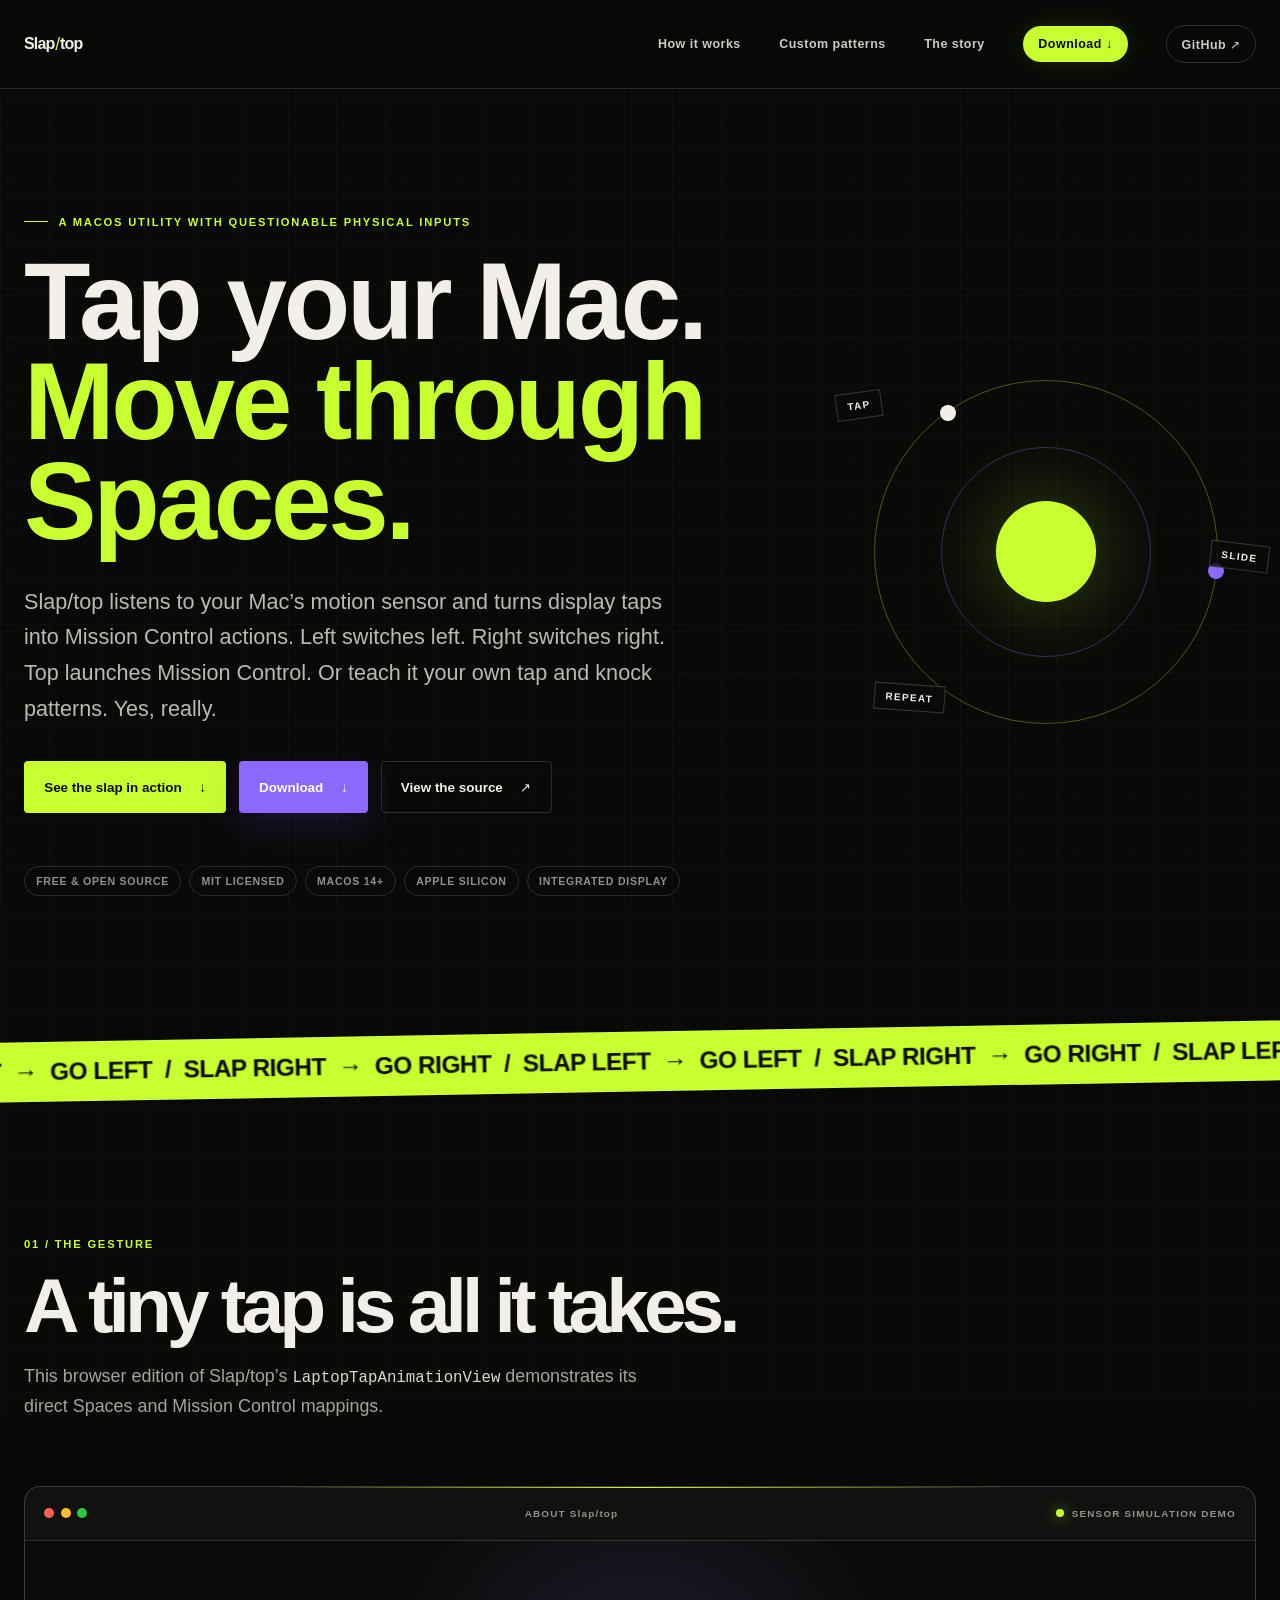
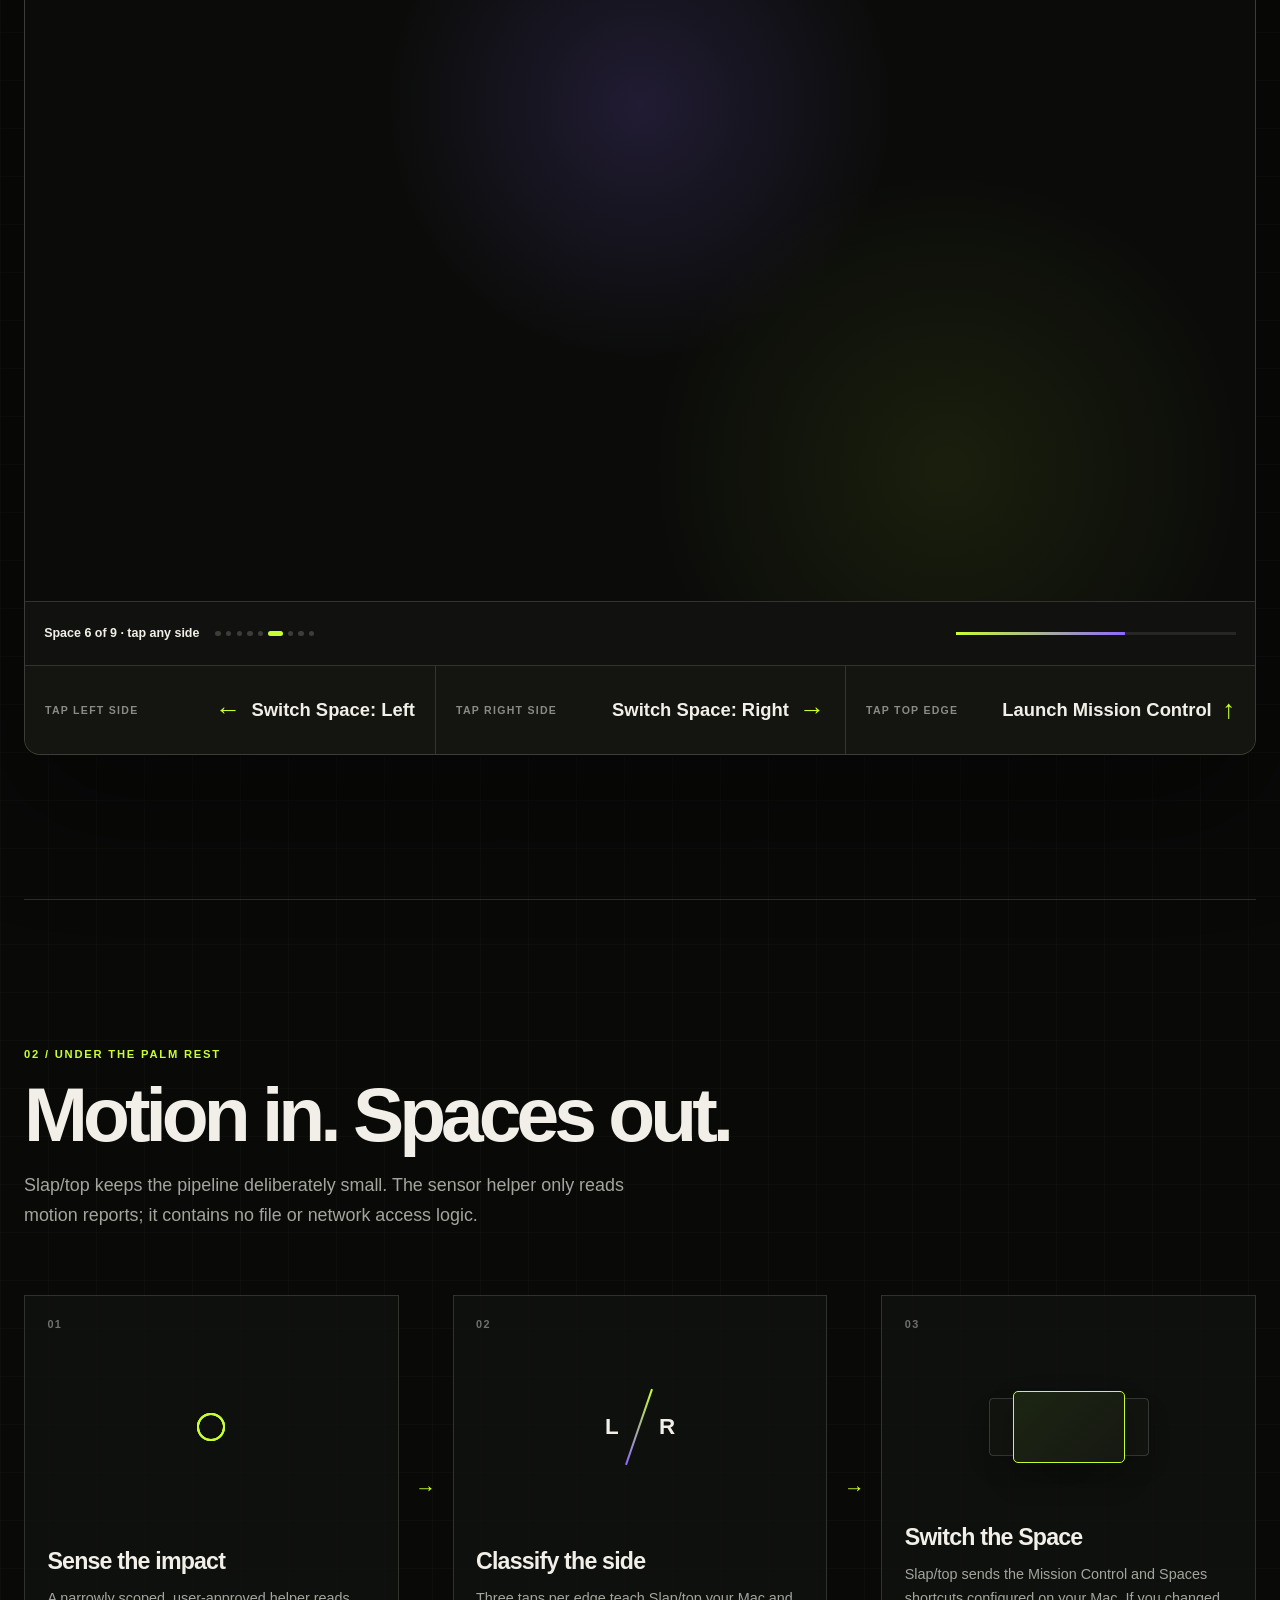
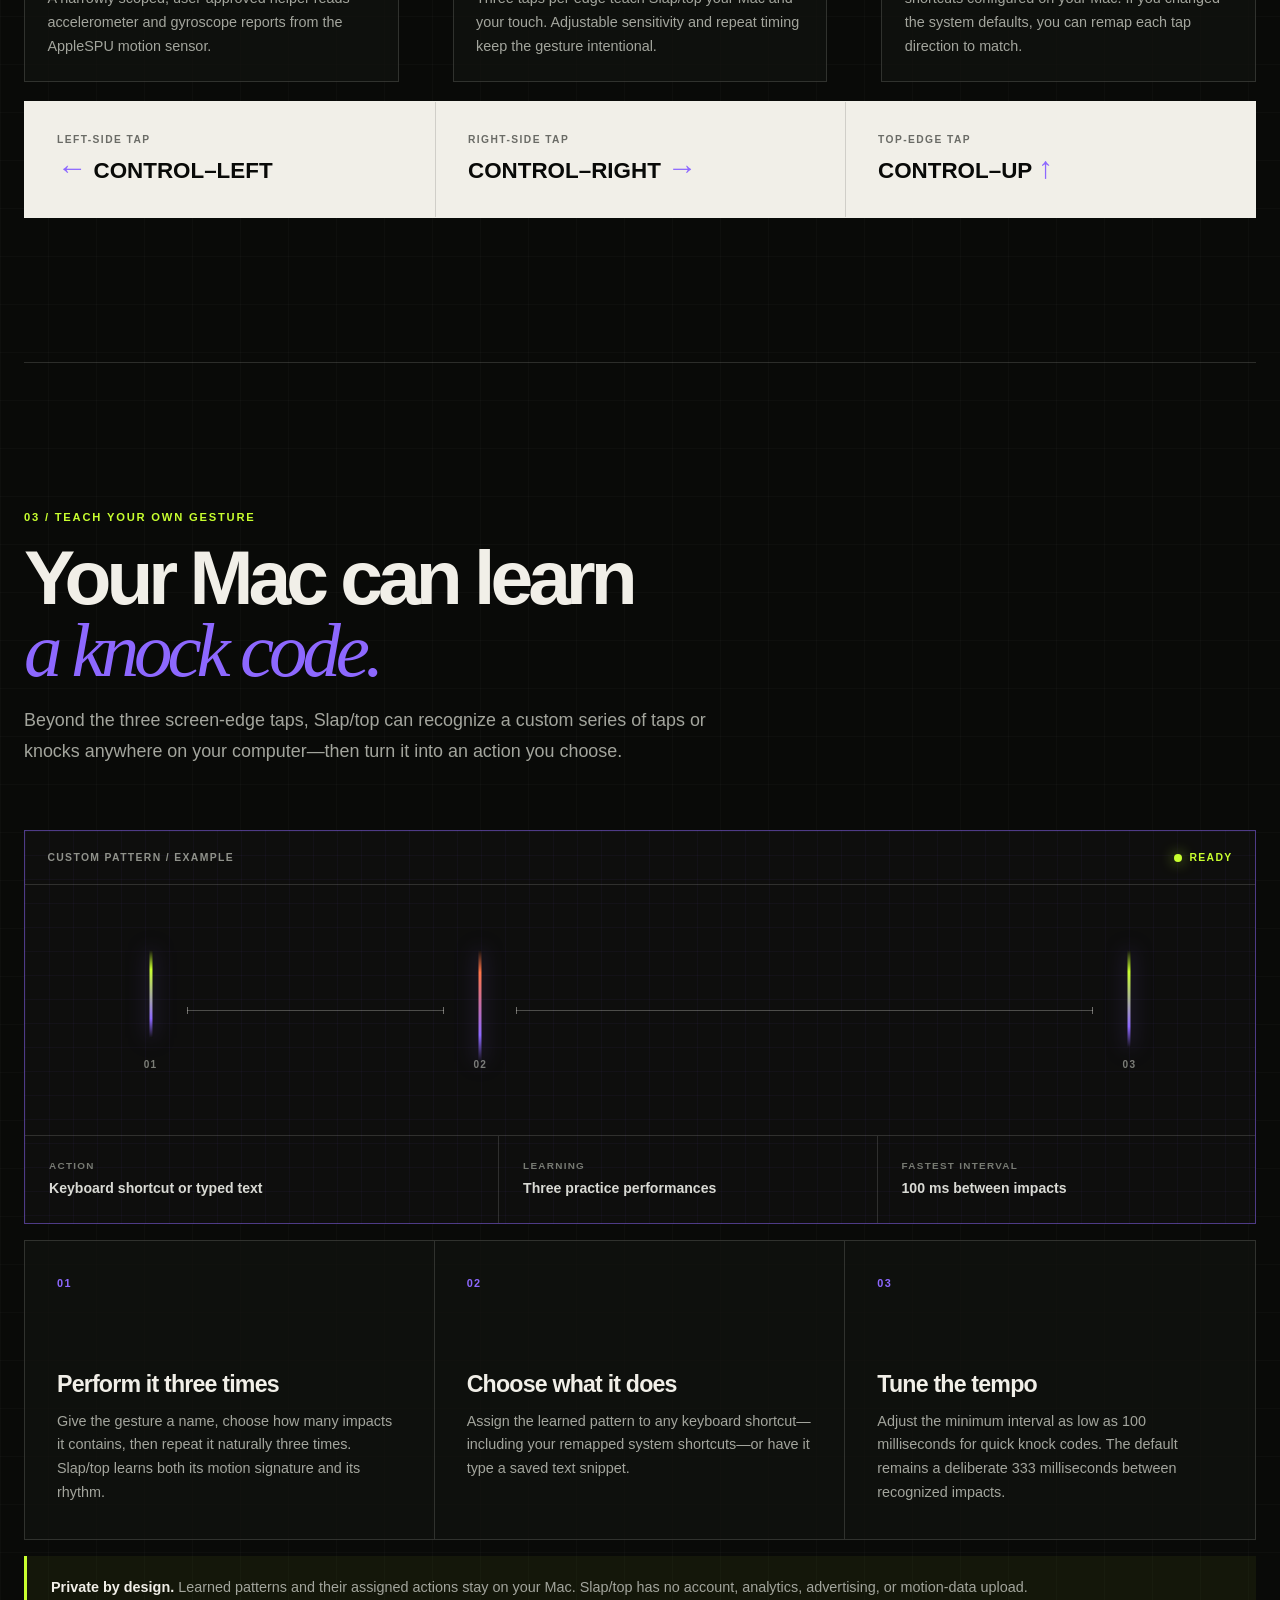
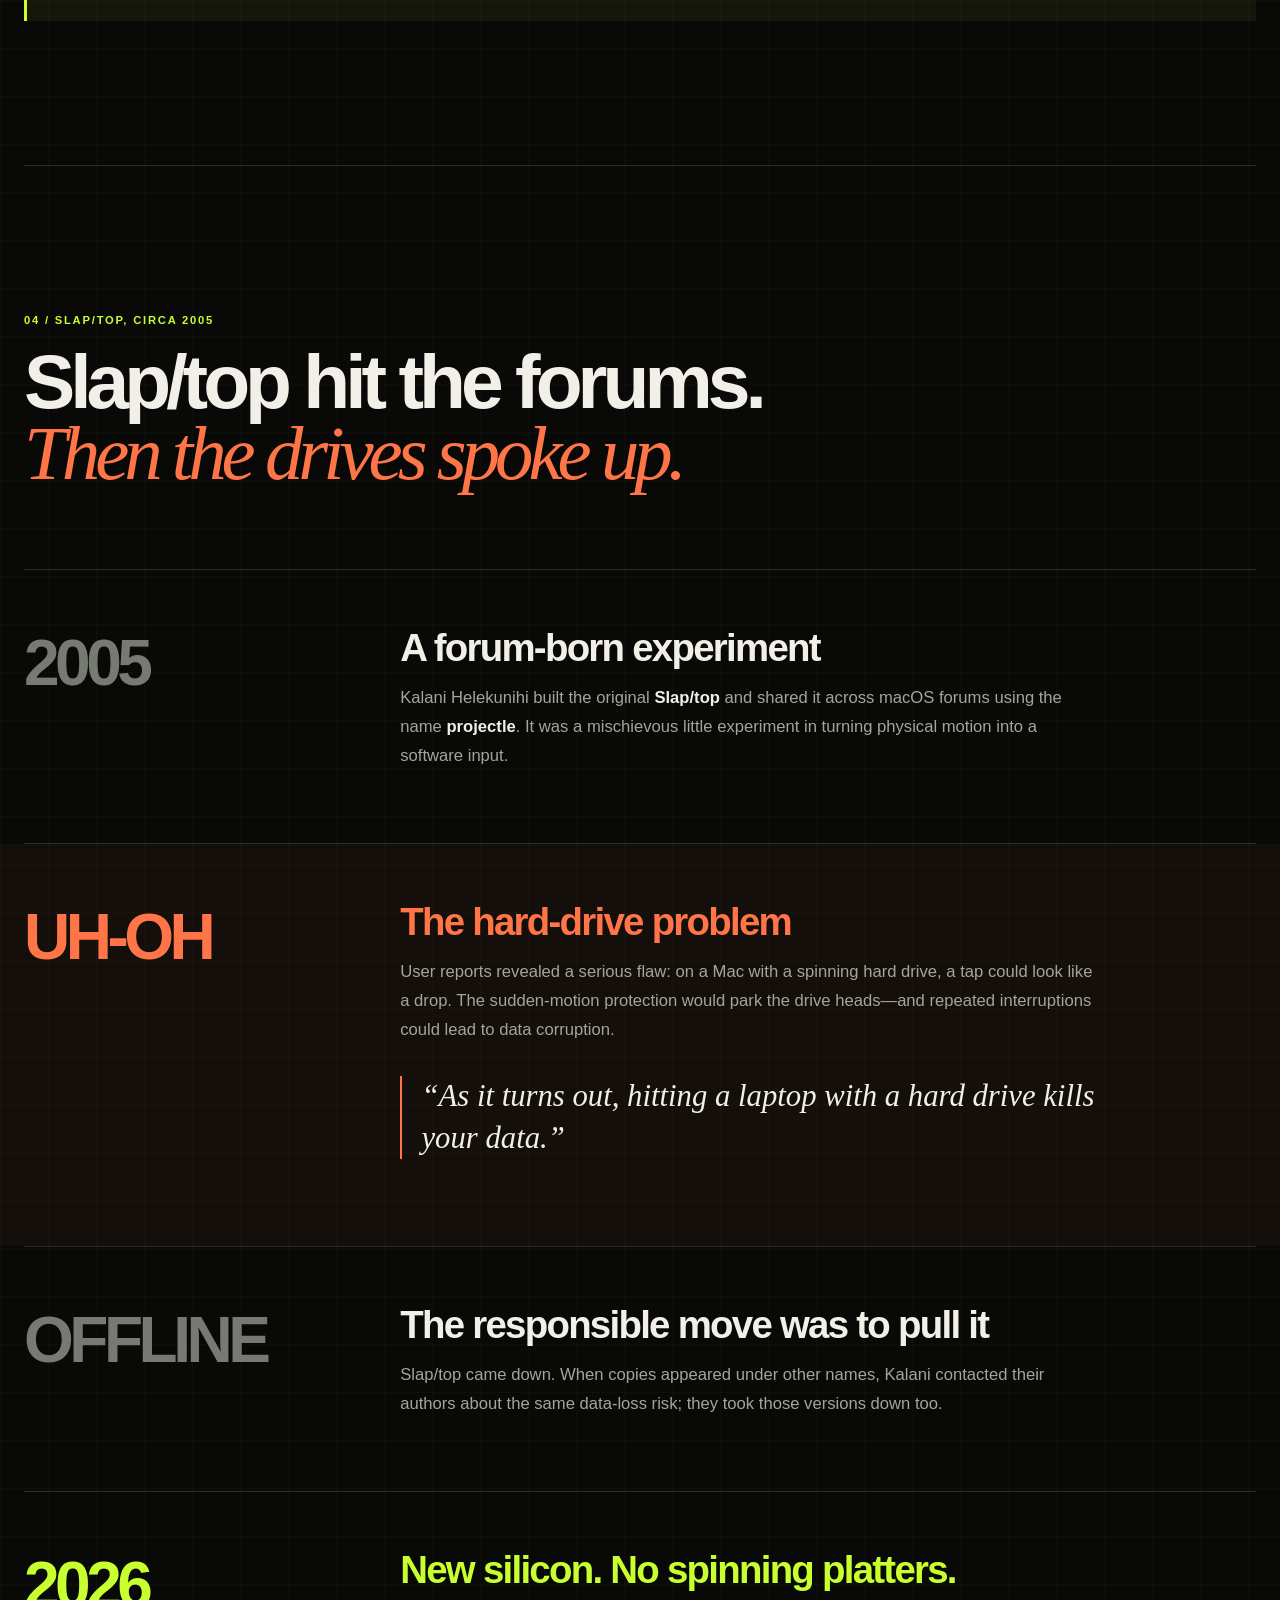
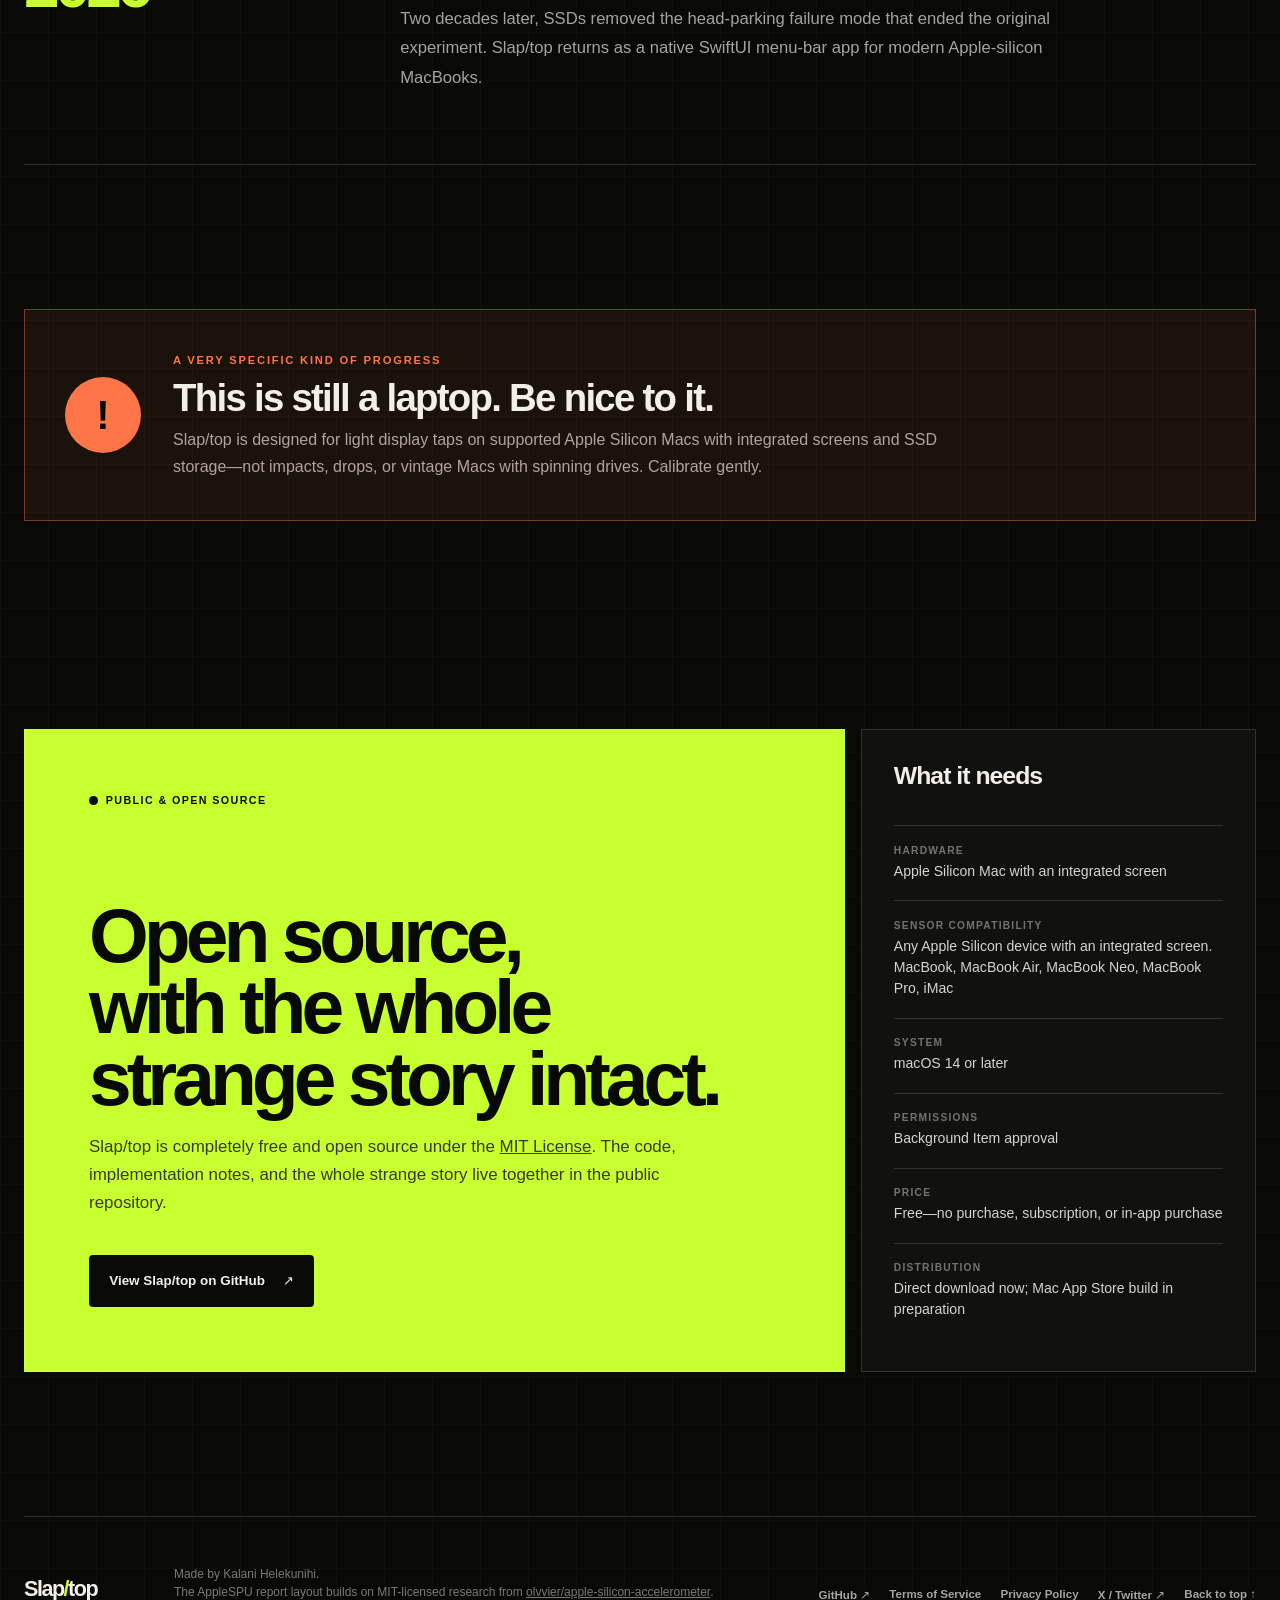
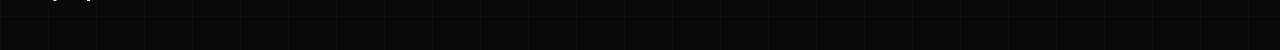
<file: website/index.html>
<!doctype html>
<html lang="en">
<head>
  <meta charset="utf-8">
  <meta name="viewport" content="width=device-width, initial-scale=1, maximum-scale=1, user-scalable=no, viewport-fit=cover">
  <meta name="theme-color" content="#090a08">
  <meta name="description" content="Slap/top is a free, open-source MIT-licensed macOS utility that turns display taps into Spaces and Mission Control actions, and learns custom tap or knock patterns for shortcuts and text.">
  <meta property="og:type" content="website">
  <meta property="og:url" content="https://slaptop.am.guru/">
  <meta property="og:title" content="Slap/top — tap your Mac, move through Spaces">
  <meta property="og:description" content="Move through Spaces with a tap, or teach your Apple-silicon Mac custom tap and knock patterns.">
  <meta property="og:image" content="https://slaptop.am.guru/og.png?v=20260718-7">
  <meta property="og:image:type" content="image/png">
  <meta property="og:image:width" content="2400">
  <meta property="og:image:height" content="1260">
  <meta property="og:image:alt" content="Slap/top social card showing the slash wordmark and an outlined laptop with nine colorful Spaces.">
  <meta name="twitter:card" content="summary_large_image">
  <meta name="twitter:title" content="Slap/top — tap your Mac, move through Spaces">
  <meta name="twitter:description" content="Move through Spaces with a tap, or teach your Apple-silicon Mac custom tap and knock patterns.">
  <meta name="twitter:image" content="https://slaptop.am.guru/og.png?v=20260718-7">
  <title>Slap/top — Tap your Mac. Move through Spaces.</title>
  <link rel="alternate" type="image/svg+xml" href="og.svg?v=20260718-7" title="Slap/top social card vector source">
  <link rel="preload" as="image" href="mission-control.webp?v=20260718-4" type="image/webp">
  <link rel="stylesheet" href="styles.css?v=20260719-2">
  <script src="script.js?v=20260718-12" defer></script>
</head>
<body>
  <a class="skip-link" href="#main">Skip to content</a>

  <div class="ambient ambient-one" aria-hidden="true"></div>
  <div class="ambient ambient-two" aria-hidden="true"></div>

  <header class="site-header">
    <div class="site-header-inner">
      <a class="wordmark" href="#top" aria-label="Slap/top home">
        <span>Slap</span><b aria-hidden="true">/</b><span>top</span>
      </a>
      <nav aria-label="Primary navigation">
        <a href="#how">How it works</a>
        <a href="#patterns">Custom patterns</a>
        <a href="#history">The story</a>
        <a class="nav-download" href="https://github.com/AM-Guru/Slaptop/releases/latest" data-latest-dmg>
          Download <span aria-hidden="true">↓</span>
        </a>
        <a class="nav-github" href="https://github.com/am-guru/Slaptop" target="_blank" rel="noopener noreferrer">
          GitHub <span aria-hidden="true">↗</span>
        </a>
      </nav>
    </div>
  </header>

  <main id="main">
    <section class="hero" id="top">
      <div class="hero-copy">
        <div class="eyebrow reveal">A macOS utility with questionable physical inputs</div>
        <h1 class="reveal">
          Tap your Mac.<br>
          <span>Move through Spaces.</span>
        </h1>
        <p class="hero-lede reveal">
          Slap/top listens to your Mac’s motion sensor and turns display taps into Mission Control actions. Left switches left. Right switches right. Top launches Mission Control. Or teach it your own tap and knock patterns. Yes, really.
        </p>
        <div class="hero-actions reveal">
          <a class="button button-primary" href="#demo">See the slap in action <span aria-hidden="true">↓</span></a>
          <a class="button button-download" href="https://github.com/AM-Guru/Slaptop/releases/latest" data-latest-dmg>
            Download <span aria-hidden="true">↓</span>
          </a>
          <a class="button button-secondary" href="https://github.com/am-guru/Slaptop" target="_blank" rel="noopener noreferrer">
            View the source <span aria-hidden="true">↗</span>
          </a>
        </div>
        <div class="hero-meta reveal" aria-label="System requirements">
          <span>Free &amp; open source</span>
          <span>MIT licensed</span>
          <span>macOS 14+</span>
          <span>Apple silicon</span>
          <span>Integrated display</span>
        </div>
      </div>

      <div class="hero-orbit" aria-hidden="true">
        <div class="orbit-ring"></div>
        <span class="orbit-label orbit-label-one">TAP</span>
        <span class="orbit-label orbit-label-two">SLIDE</span>
        <span class="orbit-label orbit-label-three">REPEAT</span>
      </div>
    </section>

    <div class="kinetic-strip" aria-hidden="true">
      <div class="kinetic-track">
        <span>SLAP LEFT&nbsp; → &nbsp;GO LEFT&nbsp; / &nbsp;SLAP RIGHT&nbsp; → &nbsp;GO RIGHT&nbsp; / &nbsp;</span>
        <span>SLAP LEFT&nbsp; → &nbsp;GO LEFT&nbsp; / &nbsp;SLAP RIGHT&nbsp; → &nbsp;GO RIGHT&nbsp; / &nbsp;</span>
      </div>
    </div>

    <section class="demo-section" id="demo">
      <div class="section-heading reveal">
        <span class="section-number">01 / THE GESTURE</span>
        <h2>A tiny tap is all it takes.</h2>
        <p>This browser edition of Slap/top’s <code>LaptopTapAnimationView</code> demonstrates its direct Spaces and Mission Control mappings.</p>
      </div>

      <div class="demo-shell reveal">
        <div class="demo-topbar">
          <div class="window-dots" aria-hidden="true"><i></i><i></i><i></i></div>
          <span>ABOUT Slap/top</span>
          <span class="live-badge"><i aria-hidden="true"></i> SENSOR SIMULATION DEMO</span>
        </div>
        <div class="demo-stage" role="group" aria-label="Interactive Slap/top demonstration with nine virtual Spaces and Mission Control">
          <canvas id="tap-demo" aria-hidden="true"></canvas>
          <button class="screen-tap-zone screen-tap-left" type="button" data-screen-tap="left" aria-label="Tap the left side of the display to switch one Space left"></button>
          <button class="screen-tap-zone screen-tap-right" type="button" data-screen-tap="right" aria-label="Tap the right side of the display to switch one Space right"></button>
          <button class="screen-tap-zone screen-tap-top" type="button" data-screen-tap="top" aria-label="Tap the top edge of the display to launch Mission Control"></button>
          <div class="demo-fallback">Tap left to switch left. Tap right to switch right. Tap the top edge to launch Mission Control.</div>
        </div>
        <div class="demo-caption" aria-live="polite">
          <div class="demo-status">
            <span id="demo-caption">Space 5 of 9 · tap any side</span>
            <div class="space-pagination" id="space-pagination" aria-hidden="true"></div>
          </div>
          <div class="phase-meter" aria-hidden="true"><i id="phase-meter-fill"></i></div>
        </div>
        <div class="demo-controls" aria-label="Try the Slap/top gesture">
          <button class="demo-control demo-control-left" type="button" data-tap-side="left">
            <span>Tap left side</span>
            <strong><i aria-hidden="true">←</i> Switch Space: Left</strong>
          </button>
          <button class="demo-control demo-control-right" type="button" data-tap-side="right">
            <span>Tap right side</span>
            <strong>Switch Space: Right <i aria-hidden="true">→</i></strong>
          </button>
          <button class="demo-control demo-control-top" type="button" data-tap-side="top">
            <span>Tap top edge</span>
            <strong>Launch Mission Control <i aria-hidden="true">↑</i></strong>
          </button>
        </div>
      </div>
    </section>

    <section class="how-section" id="how">
      <div class="section-heading reveal">
        <span class="section-number">02 / UNDER THE PALM REST</span>
        <h2>Motion in. Spaces out.</h2>
        <p>Slap/top keeps the pipeline deliberately small. The sensor helper only reads motion reports; it contains no file or network access logic.</p>
      </div>

      <div class="signal-flow">
        <article class="flow-card reveal">
          <span class="flow-index">01</span>
          <div class="flow-glyph sensor-glyph" aria-hidden="true"><i></i><i></i><i></i></div>
          <h3>Sense the impact</h3>
          <p>A narrowly scoped, user-approved helper reads accelerometer and gyroscope reports from the AppleSPU motion sensor.</p>
        </article>
        <div class="flow-arrow" aria-hidden="true">→</div>
        <article class="flow-card reveal">
          <span class="flow-index">02</span>
          <div class="flow-glyph classify-glyph" aria-hidden="true"><span>L</span><i></i><span>R</span></div>
          <h3>Classify the side</h3>
          <p>Three taps per edge teach Slap/top your Mac and your touch. Adjustable sensitivity and repeat timing keep the gesture intentional.</p>
        </article>
        <div class="flow-arrow" aria-hidden="true">→</div>
        <article class="flow-card reveal">
          <span class="flow-index">03</span>
          <div class="flow-glyph spaces-glyph" aria-hidden="true"><i></i><i></i><i></i></div>
          <h3>Switch the Space</h3>
          <p>Slap/top sends the Mission Control and Spaces shortcuts configured on your Mac. If you changed the system defaults, you can remap each tap direction to match.</p>
        </article>
      </div>

      <div class="mapping-card reveal">
        <div>
          <span class="mapping-label">LEFT-SIDE TAP</span>
          <strong><i aria-hidden="true">←</i> CONTROL–LEFT</strong>
        </div>
        <div>
          <span class="mapping-label">RIGHT-SIDE TAP</span>
          <strong>CONTROL–RIGHT <i aria-hidden="true">→</i></strong>
        </div>
        <div>
          <span class="mapping-label">TOP-EDGE TAP</span>
          <strong>CONTROL–UP <i aria-hidden="true">↑</i></strong>
        </div>
      </div>
    </section>

    <section class="pattern-section" id="patterns">
      <div class="pattern-intro reveal">
        <span class="section-number">03 / TEACH YOUR OWN GESTURE</span>
        <h2>Your Mac can learn<br><em>a knock code.</em></h2>
        <p>Beyond the three screen-edge taps, Slap/top can recognize a custom series of taps or knocks anywhere on your computer—then turn it into an action you choose.</p>
      </div>

      <div class="pattern-board reveal" aria-label="Example custom pattern with three impacts">
        <div class="pattern-board-header">
          <span>CUSTOM PATTERN / EXAMPLE</span>
          <span class="pattern-ready"><i aria-hidden="true"></i> READY</span>
        </div>
        <div class="pattern-wave" aria-hidden="true">
          <span class="pattern-hit pattern-hit-one"><i></i><b>01</b></span>
          <span class="pattern-gap pattern-gap-short"></span>
          <span class="pattern-hit pattern-hit-two"><i></i><b>02</b></span>
          <span class="pattern-gap pattern-gap-long"></span>
          <span class="pattern-hit pattern-hit-three"><i></i><b>03</b></span>
        </div>
        <div class="pattern-board-footer">
          <div><span>ACTION</span><strong>Keyboard shortcut or typed text</strong></div>
          <div><span>LEARNING</span><strong>Three practice performances</strong></div>
          <div><span>FASTEST INTERVAL</span><strong>100 ms between impacts</strong></div>
        </div>
      </div>

      <div class="pattern-grid">
        <article class="pattern-card reveal">
          <span class="pattern-index">01</span>
          <h3>Perform it three times</h3>
          <p>Give the gesture a name, choose how many impacts it contains, then repeat it naturally three times. Slap/top learns both its motion signature and its rhythm.</p>
        </article>
        <article class="pattern-card reveal">
          <span class="pattern-index">02</span>
          <h3>Choose what it does</h3>
          <p>Assign the learned pattern to any keyboard shortcut—including your remapped system shortcuts—or have it type a saved text snippet.</p>
        </article>
        <article class="pattern-card reveal">
          <span class="pattern-index">03</span>
          <h3>Tune the tempo</h3>
          <p>Adjust the minimum interval as low as 100 milliseconds for quick knock codes. The default remains a deliberate 333 milliseconds between recognized impacts.</p>
        </article>
      </div>

      <p class="pattern-local reveal"><strong>Private by design.</strong> Learned patterns and their assigned actions stay on your Mac. Slap/top has no account, analytics, advertising, or motion-data upload.</p>
    </section>

    <section class="history-section" id="history">
      <div class="history-intro reveal">
        <span class="section-number">04 / Slap/top, CIRCA 2005</span>
        <h2>Slap/top hit the forums.<br><em>Then the drives spoke up.</em></h2>
      </div>

      <div class="timeline">
        <article class="timeline-item reveal">
          <div class="timeline-year">2005</div>
          <div class="timeline-copy">
            <h3>A forum-born experiment</h3>
            <p>Kalani Helekunihi built the original <strong>Slap/top</strong> and shared it across macOS forums using the name <strong>projectle</strong>. It was a mischievous little experiment in turning physical motion into a software input.</p>
          </div>
        </article>

        <article class="timeline-item timeline-warning reveal">
          <div class="timeline-year">UH-OH</div>
          <div class="timeline-copy">
            <h3>The hard-drive problem</h3>
            <p>User reports revealed a serious flaw: on a Mac with a spinning hard drive, a tap could look like a drop. The sudden-motion protection would park the drive heads—and repeated interruptions could lead to data corruption.</p>
            <p class="pull-quote">“As it turns out, hitting a laptop with a hard drive kills your data.”</p>
          </div>
        </article>

        <article class="timeline-item reveal">
          <div class="timeline-year">OFFLINE</div>
          <div class="timeline-copy">
            <h3>The responsible move was to pull it</h3>
            <p>Slap/top came down. When copies appeared under other names, Kalani contacted their authors about the same data-loss risk; they took those versions down too.</p>
          </div>
        </article>

        <article class="timeline-item timeline-now reveal">
          <div class="timeline-year">2026</div>
          <div class="timeline-copy">
            <h3>New silicon. No spinning platters.</h3>
            <p>Two decades later, SSDs removed the head-parking failure mode that ended the original experiment. Slap/top returns as a native SwiftUI menu-bar app for modern Apple-silicon MacBooks.</p>
          </div>
        </article>
      </div>
    </section>

    <section class="reality-check reveal" aria-labelledby="reality-heading">
      <div class="reality-mark" aria-hidden="true">!</div>
      <div>
        <span class="section-number">A VERY SPECIFIC KIND OF PROGRESS</span>
        <h2 id="reality-heading">This is still a laptop. Be nice to it.</h2>
        <p>Slap/top is designed for light display taps on supported Apple Silicon Macs with integrated screens and SSD storage—not impacts, drops, or vintage Macs with spinning drives. Calibrate gently.</p>
      </div>
    </section>

    <section class="open-section" id="source">
      <div class="open-card reveal">
        <span class="availability"><i aria-hidden="true"></i> PUBLIC &amp; OPEN SOURCE</span>
        <h2>Open source,<br>with the whole strange story intact.</h2>
        <p>Slap/top is completely free and open source under the <a href="https://github.com/AM-Guru/Slaptop/blob/main/LICENSE" target="_blank" rel="noopener noreferrer">MIT License</a>. The code, implementation notes, and the whole strange story live together in the public repository.</p>
        <a class="button button-dark" href="https://github.com/am-guru/Slaptop" target="_blank" rel="noopener noreferrer">
          View Slap/top on GitHub <span aria-hidden="true">↗</span>
        </a>
      </div>

      <div class="requirements reveal">
        <h3>What it needs</h3>
        <dl>
          <div><dt>Hardware</dt><dd>Apple Silicon Mac with an integrated screen</dd></div>
          <div><dt>Sensor compatibility</dt><dd>Any Apple Silicon device with an integrated screen. MacBook, MacBook Air, MacBook Neo, MacBook Pro, iMac</dd></div>
          <div><dt>System</dt><dd>macOS 14 or later</dd></div>
          <div><dt>Permissions</dt><dd>Background Item approval</dd></div>
          <div><dt>Price</dt><dd>Free—no purchase, subscription, or in-app purchase</dd></div>
          <div><dt>Distribution</dt><dd>Direct download now; Mac App Store build in preparation</dd></div>
        </dl>
      </div>
    </section>
  </main>

  <footer>
    <div class="footer-wordmark">Slap<span>/</span>top</div>
    <p>Made by Kalani Helekunihi.<br>The AppleSPU report layout builds on MIT-licensed research from <a href="https://github.com/olvvier/apple-silicon-accelerometer" target="_blank" rel="noopener noreferrer">olvvier/apple-silicon-accelerometer</a>.</p>
    <div class="footer-links">
      <a href="https://github.com/am-guru/Slaptop" target="_blank" rel="noopener noreferrer">GitHub ↗</a>
      <a href="terms.html">Terms of Service</a>
      <a href="privacy.html">Privacy Policy</a>
      <a href="https://x.com/kalanimakutu" target="_blank" rel="noopener noreferrer" aria-label="Kalani Helekunihi on X">X / Twitter ↗</a>
      <a href="#top">Back to top ↑</a>
    </div>
  </footer>
</body>
</html>
</file>
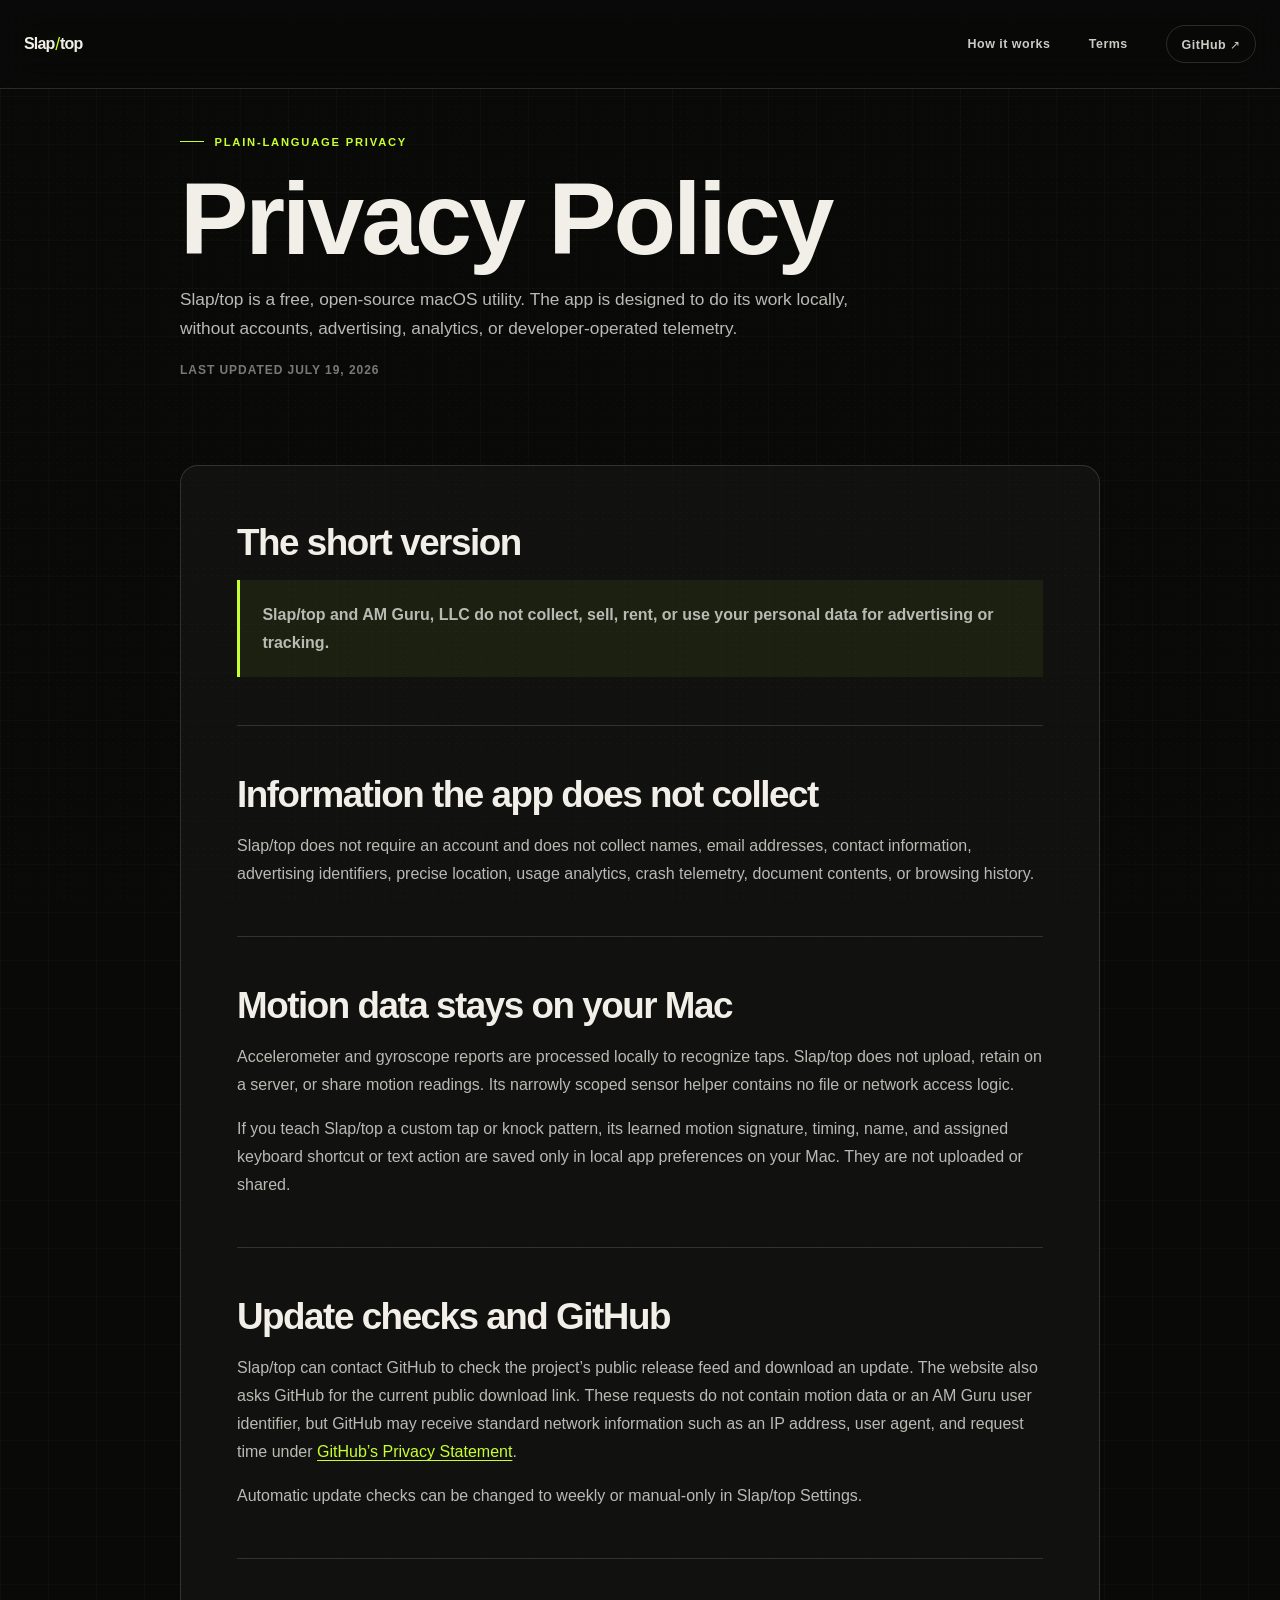
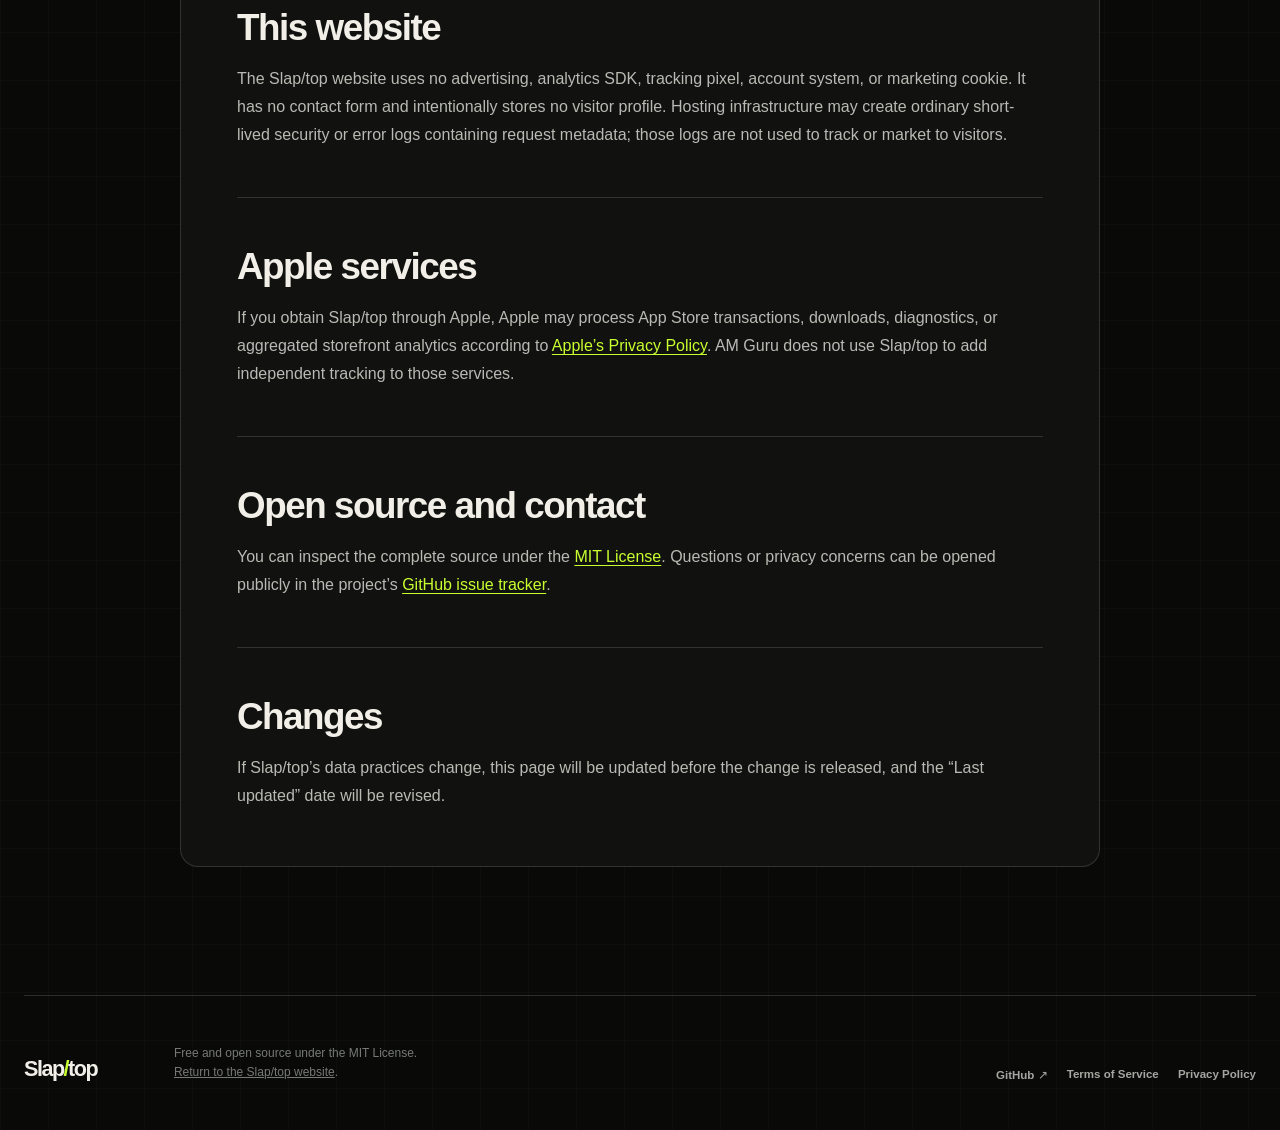
<file: website/privacy.html>
<!doctype html>
<html lang="en">
<head>
  <meta charset="utf-8">
  <meta name="viewport" content="width=device-width, initial-scale=1, viewport-fit=cover">
  <meta name="theme-color" content="#090a08">
  <meta name="description" content="Privacy Policy for the free, open-source Slap/top macOS app and website.">
  <title>Privacy Policy — Slap/top</title>
  <link rel="stylesheet" href="styles.css?v=20260719-2">
</head>
<body>
  <a class="skip-link" href="#main">Skip to content</a>
  <div class="ambient ambient-one" aria-hidden="true"></div>
  <div class="ambient ambient-two" aria-hidden="true"></div>

  <header class="site-header">
    <div class="site-header-inner">
      <a class="wordmark" href="index.html" aria-label="Slap/top home">
        <span>Slap</span><b aria-hidden="true">/</b><span>top</span>
      </a>
      <nav aria-label="Primary navigation">
        <a href="index.html#how">How it works</a>
        <a href="terms.html">Terms</a>
        <a class="nav-github" href="https://github.com/AM-Guru/Slaptop" target="_blank" rel="noopener noreferrer">GitHub <span aria-hidden="true">↗</span></a>
      </nav>
    </div>
  </header>

  <main class="legal-main" id="main">
    <div class="legal-shell">
      <header class="legal-header">
        <span class="eyebrow">Plain-language privacy</span>
        <h1>Privacy Policy</h1>
        <p>Slap/top is a free, open-source macOS utility. The app is designed to do its work locally, without accounts, advertising, analytics, or developer-operated telemetry.</p>
        <span class="legal-updated">Last updated July 19, 2026</span>
      </header>

      <article class="legal-card">
        <section>
          <h2>The short version</h2>
          <p class="legal-callout"><strong>Slap/top and AM Guru, LLC do not collect, sell, rent, or use your personal data for advertising or tracking.</strong></p>
        </section>

        <section>
          <h2>Information the app does not collect</h2>
          <p>Slap/top does not require an account and does not collect names, email addresses, contact information, advertising identifiers, precise location, usage analytics, crash telemetry, document contents, or browsing history.</p>
        </section>

        <section>
          <h2>Motion data stays on your Mac</h2>
          <p>Accelerometer and gyroscope reports are processed locally to recognize taps. Slap/top does not upload, retain on a server, or share motion readings. Its narrowly scoped sensor helper contains no file or network access logic.</p>
          <p>If you teach Slap/top a custom tap or knock pattern, its learned motion signature, timing, name, and assigned keyboard shortcut or text action are saved only in local app preferences on your Mac. They are not uploaded or shared.</p>
        </section>

        <section>
          <h2>Update checks and GitHub</h2>
          <p>Slap/top can contact GitHub to check the project’s public release feed and download an update. The website also asks GitHub for the current public download link. These requests do not contain motion data or an AM Guru user identifier, but GitHub may receive standard network information such as an IP address, user agent, and request time under <a href="https://docs.github.com/en/site-policy/privacy-policies/github-general-privacy-statement" target="_blank" rel="noopener noreferrer">GitHub’s Privacy Statement</a>.</p>
          <p>Automatic update checks can be changed to weekly or manual-only in Slap/top Settings.</p>
        </section>

        <section>
          <h2>This website</h2>
          <p>The Slap/top website uses no advertising, analytics SDK, tracking pixel, account system, or marketing cookie. It has no contact form and intentionally stores no visitor profile. Hosting infrastructure may create ordinary short-lived security or error logs containing request metadata; those logs are not used to track or market to visitors.</p>
        </section>

        <section>
          <h2>Apple services</h2>
          <p>If you obtain Slap/top through Apple, Apple may process App Store transactions, downloads, diagnostics, or aggregated storefront analytics according to <a href="https://www.apple.com/legal/privacy/" target="_blank" rel="noopener noreferrer">Apple’s Privacy Policy</a>. AM Guru does not use Slap/top to add independent tracking to those services.</p>
        </section>

        <section>
          <h2>Open source and contact</h2>
          <p>You can inspect the complete source under the <a href="https://github.com/AM-Guru/Slaptop/blob/main/LICENSE" target="_blank" rel="noopener noreferrer">MIT License</a>. Questions or privacy concerns can be opened publicly in the project’s <a href="https://github.com/AM-Guru/Slaptop/issues" target="_blank" rel="noopener noreferrer">GitHub issue tracker</a>.</p>
        </section>

        <section>
          <h2>Changes</h2>
          <p>If Slap/top’s data practices change, this page will be updated before the change is released, and the “Last updated” date will be revised.</p>
        </section>
      </article>
    </div>
  </main>

  <footer>
    <div class="footer-wordmark">Slap<span>/</span>top</div>
    <p>Free and open source under the MIT License.<br><a href="index.html">Return to the Slap/top website</a>.</p>
    <div class="footer-links">
      <a href="https://github.com/AM-Guru/Slaptop" target="_blank" rel="noopener noreferrer">GitHub ↗</a>
      <a href="terms.html">Terms of Service</a>
      <a href="privacy.html" aria-current="page">Privacy Policy</a>
    </div>
  </footer>
</body>
</html>
</file>
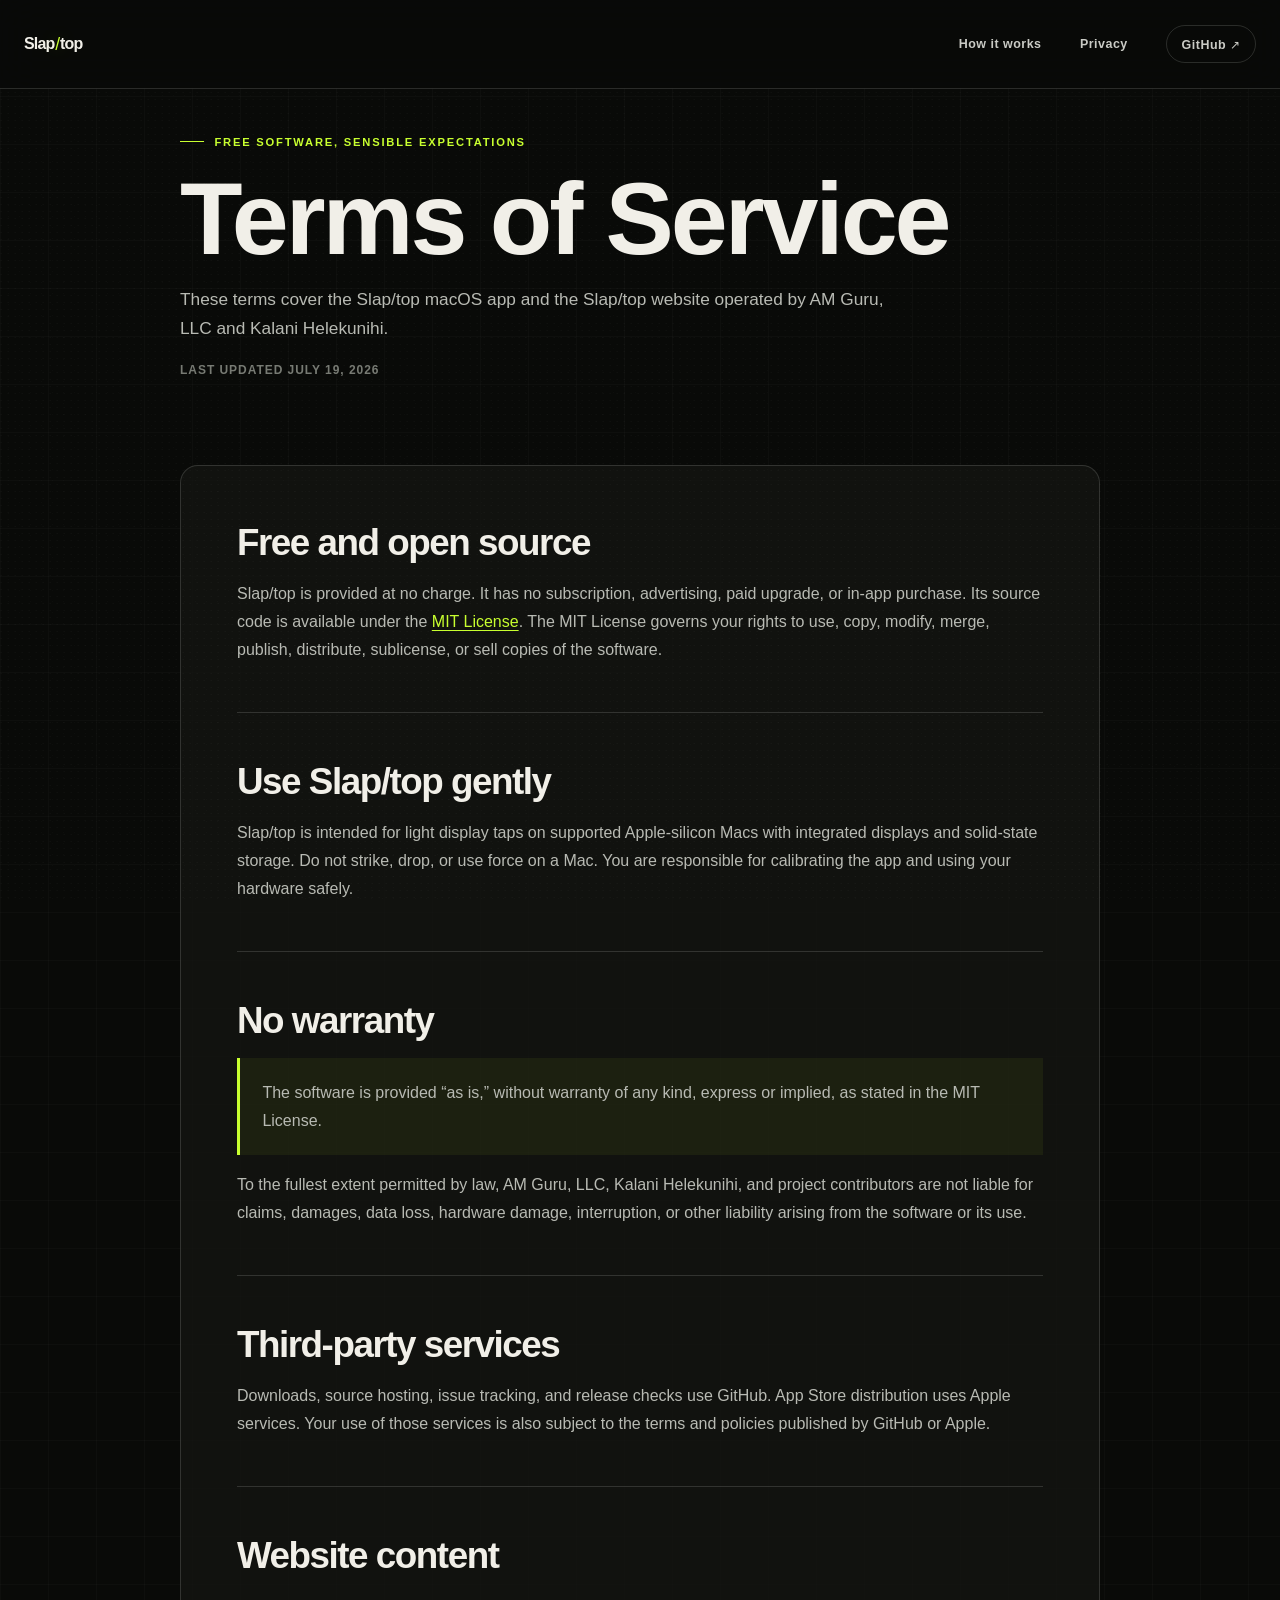
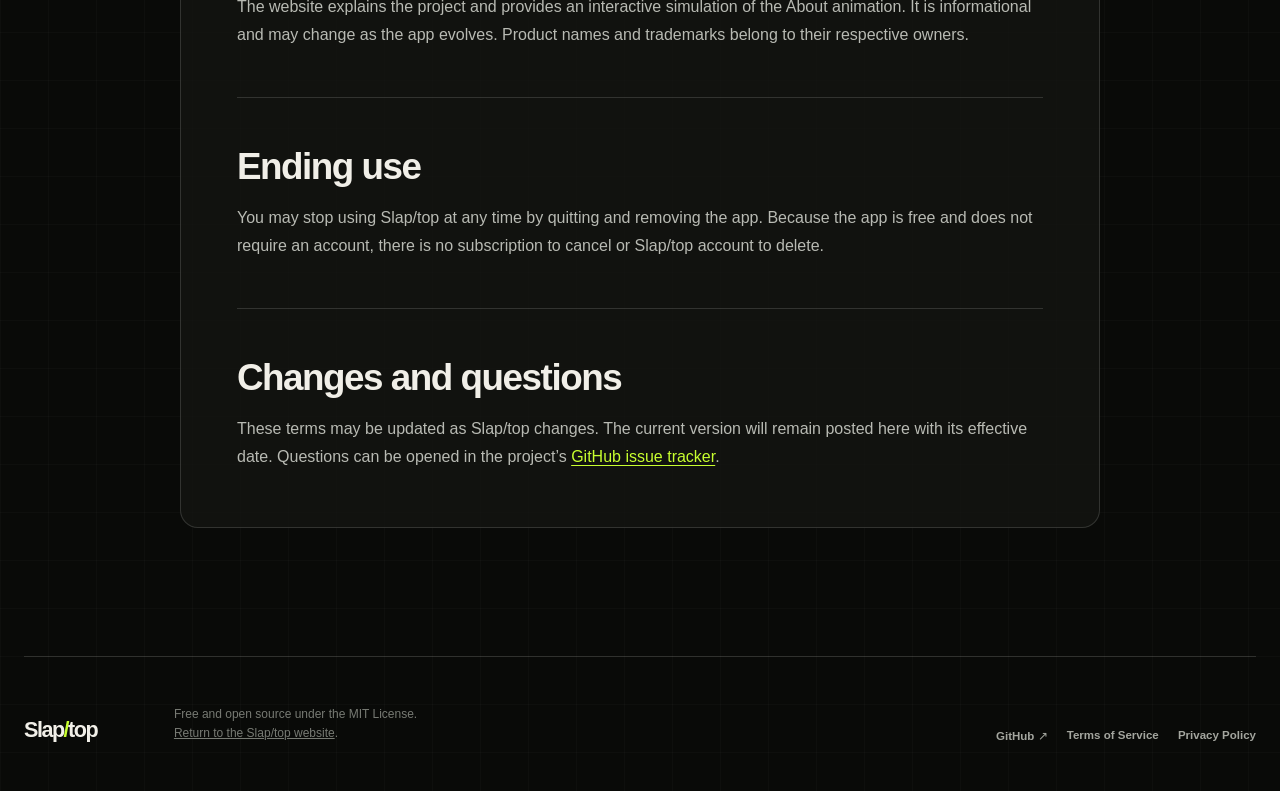
<file: website/terms.html>
<!doctype html>
<html lang="en">
<head>
  <meta charset="utf-8">
  <meta name="viewport" content="width=device-width, initial-scale=1, viewport-fit=cover">
  <meta name="theme-color" content="#090a08">
  <meta name="description" content="Terms of Service for the free, open-source Slap/top macOS app and website.">
  <title>Terms of Service — Slap/top</title>
  <link rel="stylesheet" href="styles.css?v=20260719-2">
</head>
<body>
  <a class="skip-link" href="#main">Skip to content</a>
  <div class="ambient ambient-one" aria-hidden="true"></div>
  <div class="ambient ambient-two" aria-hidden="true"></div>

  <header class="site-header">
    <div class="site-header-inner">
      <a class="wordmark" href="index.html" aria-label="Slap/top home">
        <span>Slap</span><b aria-hidden="true">/</b><span>top</span>
      </a>
      <nav aria-label="Primary navigation">
        <a href="index.html#how">How it works</a>
        <a href="privacy.html">Privacy</a>
        <a class="nav-github" href="https://github.com/AM-Guru/Slaptop" target="_blank" rel="noopener noreferrer">GitHub <span aria-hidden="true">↗</span></a>
      </nav>
    </div>
  </header>

  <main class="legal-main" id="main">
    <div class="legal-shell">
      <header class="legal-header">
        <span class="eyebrow">Free software, sensible expectations</span>
        <h1>Terms of Service</h1>
        <p>These terms cover the Slap/top macOS app and the Slap/top website operated by AM Guru, LLC and Kalani Helekunihi.</p>
        <span class="legal-updated">Last updated July 19, 2026</span>
      </header>

      <article class="legal-card">
        <section>
          <h2>Free and open source</h2>
          <p>Slap/top is provided at no charge. It has no subscription, advertising, paid upgrade, or in-app purchase. Its source code is available under the <a href="https://github.com/AM-Guru/Slaptop/blob/main/LICENSE" target="_blank" rel="noopener noreferrer">MIT License</a>. The MIT License governs your rights to use, copy, modify, merge, publish, distribute, sublicense, or sell copies of the software.</p>
        </section>

        <section>
          <h2>Use Slap/top gently</h2>
          <p>Slap/top is intended for light display taps on supported Apple-silicon Macs with integrated displays and solid-state storage. Do not strike, drop, or use force on a Mac. You are responsible for calibrating the app and using your hardware safely.</p>
        </section>

        <section>
          <h2>No warranty</h2>
          <p class="legal-callout">The software is provided “as is,” without warranty of any kind, express or implied, as stated in the MIT License.</p>
          <p>To the fullest extent permitted by law, AM Guru, LLC, Kalani Helekunihi, and project contributors are not liable for claims, damages, data loss, hardware damage, interruption, or other liability arising from the software or its use.</p>
        </section>

        <section>
          <h2>Third-party services</h2>
          <p>Downloads, source hosting, issue tracking, and release checks use GitHub. App Store distribution uses Apple services. Your use of those services is also subject to the terms and policies published by GitHub or Apple.</p>
        </section>

        <section>
          <h2>Website content</h2>
          <p>The website explains the project and provides an interactive simulation of the About animation. It is informational and may change as the app evolves. Product names and trademarks belong to their respective owners.</p>
        </section>

        <section>
          <h2>Ending use</h2>
          <p>You may stop using Slap/top at any time by quitting and removing the app. Because the app is free and does not require an account, there is no subscription to cancel or Slap/top account to delete.</p>
        </section>

        <section>
          <h2>Changes and questions</h2>
          <p>These terms may be updated as Slap/top changes. The current version will remain posted here with its effective date. Questions can be opened in the project’s <a href="https://github.com/AM-Guru/Slaptop/issues" target="_blank" rel="noopener noreferrer">GitHub issue tracker</a>.</p>
        </section>
      </article>
    </div>
  </main>

  <footer>
    <div class="footer-wordmark">Slap<span>/</span>top</div>
    <p>Free and open source under the MIT License.<br><a href="index.html">Return to the Slap/top website</a>.</p>
    <div class="footer-links">
      <a href="https://github.com/AM-Guru/Slaptop" target="_blank" rel="noopener noreferrer">GitHub ↗</a>
      <a href="terms.html" aria-current="page">Terms of Service</a>
      <a href="privacy.html">Privacy Policy</a>
    </div>
  </footer>
</body>
</html>
</file>
<file: website/styles.css>
:root {
  --ink: #090a08;
  --paper: #f1efe8;
  --muted: #a3a59d;
  --line: rgba(241, 239, 232, 0.15);
  --acid: #c8ff2f;
  --violet: #8d68ff;
  --orange: #ff7548;
  --blue: #527dff;
  --max: 1240px;
  color-scheme: dark;
  font-family: Inter, ui-sans-serif, -apple-system, BlinkMacSystemFont, "Segoe UI", sans-serif;
  font-synthesis: none;
  background: var(--ink);
  color: var(--paper);
}

* {
  box-sizing: border-box;
}

html {
  width: 100%;
  max-width: 100%;
  overflow-x: hidden;
  overflow-x: clip;
  overscroll-behavior-x: none;
  scroll-behavior: auto;
  scroll-padding-top: 7rem;
  touch-action: pan-y;
  -webkit-text-size-adjust: 100%;
  text-size-adjust: 100%;
}

body {
  position: relative;
  width: 100%;
  max-width: 100%;
  min-width: 0;
  margin: 0;
  overflow-x: hidden;
  overflow-x: clip;
  overscroll-behavior-x: none;
  touch-action: pan-y;
  background:
    linear-gradient(rgba(255,255,255,0.021) 1px, transparent 1px),
    linear-gradient(90deg, rgba(255,255,255,0.021) 1px, transparent 1px),
    var(--ink);
  background-size: 48px 48px;
  color: var(--paper);
}

body::before {
  position: fixed;
  z-index: 20;
  inset: 0;
  pointer-events: none;
  content: "";
  opacity: 0.18;
  background-image:
    radial-gradient(circle at 15% 25%, rgba(255,255,255,0.16) 0 0.5px, transparent 0.8px),
    radial-gradient(circle at 75% 65%, rgba(255,255,255,0.12) 0 0.45px, transparent 0.75px);
  background-size: 7px 7px, 11px 11px;
}

a {
  color: inherit;
}

button,
a {
  -webkit-tap-highlight-color: transparent;
  touch-action: manipulation;
}

button {
  font: inherit;
}

.skip-link {
  position: fixed;
  z-index: 100;
  top: 1rem;
  left: 1rem;
  padding: 0.7rem 1rem;
  transform: translateY(-200%);
  background: var(--acid);
  color: var(--ink);
  font-weight: 800;
}

.skip-link:focus {
  transform: translateY(0);
}

.ambient {
  position: fixed;
  z-index: -1;
  width: 44rem;
  height: 44rem;
  border-radius: 50%;
  filter: blur(120px);
  opacity: 0.13;
  pointer-events: none;
}

.ambient-one {
  top: -20rem;
  right: -13rem;
  background: var(--violet);
}

.ambient-two {
  bottom: 5rem;
  left: -24rem;
  background: var(--acid);
}

.site-header {
  position: fixed;
  z-index: 50;
  inset: 0 0 auto;
  width: 100%;
  margin: 0;
  border-bottom: 1px solid var(--line);
  background: rgba(9, 10, 8, 0.88);
  -webkit-backdrop-filter: blur(22px) saturate(145%);
  backdrop-filter: blur(22px) saturate(145%);
}

main {
  width: 100%;
  max-width: 100%;
  overflow-x: hidden;
  overflow-x: clip;
  padding-top: 88px;
}

.site-header-inner {
  width: min(calc(100% - 48px), var(--max));
  height: 88px;
  margin: 0 auto;
  display: flex;
  align-items: center;
  justify-content: space-between;
}

.wordmark {
  display: inline-flex;
  align-items: center;
  gap: 0;
  color: var(--paper);
  font-size: 1rem;
  font-weight: 900;
  letter-spacing: -0.05em;
  text-decoration: none;
}

.wordmark b {
  margin: 0 0.04em;
  color: var(--acid);
  font-size: 1.1em;
  font-weight: 500;
  text-shadow: 0 0 18px rgba(200, 255, 47, 0.48);
}

nav {
  display: flex;
  align-items: center;
  gap: clamp(1.2rem, 3vw, 2.6rem);
}

nav a {
  color: #cacbc5;
  font-size: 0.78rem;
  font-weight: 700;
  letter-spacing: 0.04em;
  text-decoration: none;
  transition: color 180ms ease;
}

nav a:hover,
nav a:focus-visible {
  color: var(--paper);
}

.nav-github {
  padding: 0.66rem 0.9rem;
  border: 1px solid var(--line);
  border-radius: 999px;
}

.nav-download {
  padding: 0.7rem 0.95rem;
  border-radius: 999px;
  background: var(--acid);
  color: var(--ink);
  box-shadow: 0 0 24px rgba(200, 255, 47, 0.12);
}

nav a.nav-download:hover,
nav a.nav-download:focus-visible {
  background: #d7ff68;
  color: var(--ink);
}

.hero {
  position: relative;
  width: min(calc(100% - 48px), var(--max));
  min-height: 760px;
  margin: 0 auto;
  display: grid;
  align-items: center;
  grid-template-columns: minmax(0, 1fr) 32%;
  padding: 7.5rem 0 8.5rem;
}

.hero-copy {
  position: relative;
  z-index: 2;
}

.eyebrow,
.section-number {
  display: inline-flex;
  align-items: center;
  gap: 0.65rem;
  color: var(--acid);
  font-size: 0.7rem;
  font-weight: 850;
  letter-spacing: 0.16em;
  text-transform: uppercase;
}

.eyebrow::before {
  width: 1.5rem;
  height: 1px;
  content: "";
  background: currentColor;
}

h1,
h2,
h3,
p {
  margin-top: 0;
}

h1 {
  max-width: 980px;
  margin: 1.5rem 0 2rem;
  font-size: clamp(4.2rem, 8.5vw, 8.4rem);
  font-weight: 900;
  font-kerning: normal;
  line-height: 0.92;
  letter-spacing: -0.03em;
  text-rendering: optimizeLegibility;
}

h1 span {
  display: inline-block;
  color: var(--acid);
  -webkit-text-stroke: 0;
}

.hero-lede {
  max-width: 660px;
  color: #b8bab3;
  font-size: clamp(1.08rem, 2vw, 1.35rem);
  line-height: 1.65;
}

.hero-actions {
  margin-top: 2.2rem;
  display: flex;
  flex-wrap: wrap;
  gap: 0.8rem;
}

.button {
  min-height: 52px;
  display: inline-flex;
  align-items: center;
  justify-content: center;
  gap: 1.1rem;
  padding: 0.9rem 1.2rem;
  border: 1px solid transparent;
  border-radius: 4px;
  font-size: 0.84rem;
  font-weight: 800;
  text-decoration: none;
  transition: transform 180ms ease, background 180ms ease, color 180ms ease, border-color 180ms ease;
}

.button:hover,
.button:focus-visible {
  transform: translateY(-2px);
}

.button-primary {
  background: var(--acid);
  color: var(--ink);
}

.button-primary:hover,
.button-primary:focus-visible {
  background: #d7ff68;
}

.button-secondary {
  border-color: var(--line);
  color: var(--paper);
}

.button-download {
  border-color: rgba(141, 104, 255, 0.78);
  background: var(--violet);
  color: #fff;
  box-shadow: 0 14px 36px rgba(82, 46, 180, 0.22);
}

.button-download:hover,
.button-download:focus-visible {
  border-color: #a98fff;
  background: #9d7cff;
}

.button-secondary:hover,
.button-secondary:focus-visible {
  border-color: rgba(241, 239, 232, 0.45);
  background: rgba(255,255,255,0.05);
}

.hero-meta {
  margin-top: 3.3rem;
  display: flex;
  flex-wrap: wrap;
  gap: 0.5rem;
}

.hero-meta span {
  padding: 0.48rem 0.7rem;
  border: 1px solid var(--line);
  border-radius: 999px;
  color: #8f918a;
  font-size: 0.66rem;
  font-weight: 750;
  letter-spacing: 0.07em;
  text-transform: uppercase;
}

.hero-orbit {
  position: relative;
  aspect-ratio: 1;
  width: min(34vw, 420px);
  justify-self: end;
}

.orbit-ring,
.hero-orbit::before,
.hero-orbit::after {
  position: absolute;
  inset: 9%;
  border: 1px solid rgba(200, 255, 47, 0.32);
  border-radius: 50%;
  content: "";
}

.hero-orbit::before {
  inset: 25%;
  border-color: rgba(141, 104, 255, 0.36);
}

.hero-orbit::after {
  inset: 38%;
  border: 0;
  background: var(--acid);
  box-shadow: 0 0 80px rgba(200, 255, 47, 0.28);
  animation: orbit-pulse 3.6s ease-in-out infinite;
}

.orbit-ring {
  animation: orbit-spin 14s linear infinite;
}

.orbit-ring::before,
.orbit-ring::after {
  position: absolute;
  width: 1rem;
  height: 1rem;
  border-radius: 50%;
  content: "";
  background: var(--paper);
}

.orbit-ring::before {
  top: 7%;
  left: 19%;
}

.orbit-ring::after {
  right: -0.45rem;
  bottom: 42%;
  background: var(--violet);
}

.orbit-label {
  position: absolute;
  z-index: 2;
  padding: 0.45rem 0.65rem;
  border: 1px solid rgba(255,255,255,0.19);
  background: rgba(9, 10, 8, 0.8);
  color: var(--paper);
  font-size: 0.62rem;
  font-weight: 900;
  letter-spacing: 0.14em;
}

.orbit-label-one { top: 12%; left: 0; transform: rotate(-8deg); }
.orbit-label-two { top: 48%; right: -3%; transform: rotate(7deg); }
.orbit-label-three { bottom: 12%; left: 9%; transform: rotate(4deg); }

@keyframes orbit-spin {
  to { transform: rotate(360deg); }
}

@keyframes orbit-pulse {
  0%, 100% { transform: scale(0.9); }
  50% { transform: scale(1.08); }
}

.kinetic-strip {
  overflow: hidden;
  border-block: 1px solid var(--line);
  background: var(--acid);
  color: var(--ink);
  transform: rotate(-1deg) scale(1.015);
}

.kinetic-track {
  width: max-content;
  display: flex;
  padding: 0.9rem 0;
  font-size: clamp(1rem, 2vw, 1.5rem);
  font-weight: 950;
  letter-spacing: -0.02em;
  animation: ticker 22s linear infinite;
  will-change: transform;
}

.kinetic-track > span {
  flex: 0 0 auto;
  white-space: nowrap;
}

.kinetic-track.is-managed {
  animation: none;
}

@keyframes ticker {
  to { transform: translateX(-50%); }
}

.demo-section,
.how-section,
.pattern-section,
.history-section,
.open-section {
  width: min(calc(100% - 48px), var(--max));
  margin: 0 auto;
  padding: 9rem 0;
}

.section-heading {
  max-width: 760px;
  margin-bottom: 4rem;
}

.section-heading h2,
.history-intro h2,
.open-card h2 {
  margin: 1.1rem 0 1.2rem;
  font-size: clamp(3rem, 6vw, 5.8rem);
  line-height: 0.93;
  letter-spacing: -0.065em;
}

.section-heading p,
.history-intro p {
  max-width: 650px;
  color: var(--muted);
  font-size: 1.12rem;
  line-height: 1.7;
}

.section-heading code {
  color: #d8dacd;
  font-family: ui-monospace, "SFMono-Regular", Menlo, Monaco, Consolas, monospace;
  font-size: 0.88em;
}

.demo-shell {
  position: relative;
  overflow: hidden;
  border: 1px solid rgba(241, 239, 232, 0.19);
  border-radius: 16px;
  background: #11120f;
  box-shadow: 0 50px 120px rgba(0,0,0,0.48);
}

.demo-shell::after {
  position: absolute;
  top: 0;
  left: 50%;
  width: 60%;
  height: 1px;
  transform: translateX(-50%);
  content: "";
  background: linear-gradient(90deg, transparent, var(--acid), transparent);
}

.demo-topbar,
.demo-caption {
  min-height: 54px;
  display: flex;
  align-items: center;
  justify-content: space-between;
  padding: 0 1.2rem;
  border-bottom: 1px solid var(--line);
  color: #90928b;
  font-size: 0.62rem;
  font-weight: 850;
  letter-spacing: 0.12em;
}

.window-dots {
  display: flex;
  gap: 0.42rem;
}

.window-dots i {
  width: 0.62rem;
  height: 0.62rem;
  border-radius: 50%;
  background: #ff5f57;
}

.window-dots i:nth-child(2) { background: #febc2e; }
.window-dots i:nth-child(3) { background: #28c840; }

.live-badge {
  display: inline-flex;
  align-items: center;
  gap: 0.5rem;
}

.live-badge i {
  width: 0.5rem;
  height: 0.5rem;
  border-radius: 50%;
  background: var(--acid);
  box-shadow: 0 0 14px rgba(200, 255, 47, 0.6);
}

.demo-stage {
  position: relative;
  min-height: clamp(360px, 52vw, 660px);
  display: grid;
  place-items: center;
  background:
    radial-gradient(circle at 50% 25%, rgba(141, 104, 255, 0.17), transparent 32%),
    radial-gradient(circle at 75% 80%, rgba(200, 255, 47, 0.08), transparent 28%),
    #0b0c0a;
}

#tap-demo {
  width: 100%;
  height: 100%;
  position: absolute;
  inset: 0;
  pointer-events: none;
}

.screen-tap-zone {
  position: absolute;
  z-index: 3;
  display: block;
  padding: 0;
  border: 0;
  border-radius: 7px;
  background: transparent;
  color: transparent;
  cursor: pointer;
  touch-action: manipulation;
  -webkit-user-select: none;
  user-select: none;
}

.screen-tap-zone:focus-visible {
  background: rgba(200, 255, 47, 0.045);
  outline: 1px solid rgba(200, 255, 47, 0.42);
  outline-offset: -1px;
}

@media (hover: hover) and (pointer: fine) {
  .screen-tap-zone:hover {
    background: rgba(200, 255, 47, 0.045);
    outline: 1px solid rgba(200, 255, 47, 0.42);
    outline-offset: -1px;
  }
}

.screen-tap-top {
  z-index: 4;
}

.demo-fallback {
  display: none;
}

.demo-caption {
  position: relative;
  min-height: 64px;
  border-top: 1px solid var(--line);
  border-bottom: 0;
  color: var(--paper);
  font-size: 0.78rem;
  letter-spacing: 0;
  text-transform: none;
}

.demo-status {
  min-width: 0;
  display: flex;
  align-items: center;
  gap: 1rem;
}

.space-pagination {
  display: inline-flex;
  align-items: center;
  gap: 0.32rem;
}

.space-pagination i {
  width: 0.34rem;
  height: 0.34rem;
  display: block;
  border-radius: 50%;
  background: #3c3e38;
  transition: width 180ms ease, border-radius 180ms ease, background 180ms ease;
}

.space-pagination i.is-current {
  width: 0.9rem;
  border-radius: 999px;
  background: var(--acid);
}

.demo-controls {
  display: grid;
  grid-template-columns: repeat(3, minmax(0, 1fr));
  border-top: 1px solid var(--line);
}

.demo-control {
  min-height: 88px;
  padding: 1rem 1.25rem;
  display: flex;
  align-items: center;
  justify-content: space-between;
  gap: 1rem;
  border: 0;
  background: #141510;
  color: var(--paper);
  cursor: pointer;
  text-align: left;
  touch-action: manipulation;
  transform-origin: center;
  transition: background 180ms ease, color 180ms ease, box-shadow 180ms ease;
}

.demo-control + .demo-control {
  border-left: 1px solid var(--line);
}

.demo-control span {
  color: #898b84;
  font-size: 0.66rem;
  font-weight: 850;
  letter-spacing: 0.12em;
  text-transform: uppercase;
}

.demo-control strong {
  display: inline-flex;
  align-items: center;
  gap: 0.65rem;
  font-size: clamp(0.9rem, 1.8vw, 1.15rem);
}

.demo-control strong i {
  color: var(--acid);
  font-size: 1.4em;
  font-style: normal;
  font-weight: 400;
}

.demo-control:focus-visible {
  background: #ddff83;
  color: var(--ink);
}

.demo-control:active {
  background: var(--acid);
  color: var(--ink);
}

.demo-control.is-triggered,
.demo-control.is-clicked {
  background: var(--acid);
  color: var(--ink);
}

.demo-control.is-clicked {
  animation: demo-control-click-pulse 540ms cubic-bezier(0.22, 1, 0.36, 1);
}

.demo-control:focus-visible span,
.demo-control:active span,
.demo-control.is-triggered span,
.demo-control.is-clicked span,
.demo-control:focus-visible strong i,
.demo-control:active strong i,
.demo-control.is-triggered strong i,
.demo-control.is-clicked strong i {
  color: var(--ink);
}

@media (hover: hover) and (pointer: fine) {
  .demo-control:hover {
    background: #ddff83;
    color: var(--ink);
  }

  .demo-control:hover span,
  .demo-control:hover strong i {
    color: var(--ink);
  }
}

@keyframes demo-control-click-pulse {
  0% {
    transform: scale(1);
    box-shadow: inset 0 0 0 0 rgba(9, 10, 8, 0);
  }
  38% {
    transform: scale(0.975);
    box-shadow: inset 0 0 0 6px rgba(9, 10, 8, 0.18);
  }
  100% {
    transform: scale(1);
    box-shadow: inset 0 0 0 0 rgba(9, 10, 8, 0);
  }
}

.phase-meter {
  width: min(38%, 280px);
  height: 3px;
  overflow: hidden;
  background: rgba(255,255,255,0.09);
}

.phase-meter i {
  width: 100%;
  height: 100%;
  display: block;
  transform: scaleX(0);
  transform-origin: left;
  background: linear-gradient(90deg, var(--acid), var(--violet));
}

.how-section {
  border-top: 1px solid var(--line);
}

.signal-flow {
  display: grid;
  grid-template-columns: 1fr auto 1fr auto 1fr;
  align-items: stretch;
}

.flow-card {
  min-height: 380px;
  padding: 1.4rem;
  display: flex;
  flex-direction: column;
  border: 1px solid var(--line);
  background: rgba(17,18,15,0.74);
}

.flow-index {
  color: #6f716b;
  font-size: 0.68rem;
  font-weight: 800;
  letter-spacing: 0.13em;
}

.flow-glyph {
  height: 130px;
  margin: 2rem 0 auto;
  display: flex;
  align-items: center;
  justify-content: center;
}

.flow-card h3 {
  margin: 2rem 0 0.75rem;
  font-size: 1.45rem;
  letter-spacing: -0.035em;
}

.flow-card p {
  margin: 0;
  color: var(--muted);
  font-size: 0.9rem;
  line-height: 1.65;
}

.flow-arrow {
  width: 54px;
  display: grid;
  place-items: center;
  color: var(--acid);
  font-size: 1.3rem;
}

.sensor-glyph {
  position: relative;
}

.sensor-glyph i {
  position: absolute;
  width: 28px;
  height: 28px;
  border: 2px solid var(--acid);
  border-radius: 50%;
  animation: sensor-wave 2.3s ease-out infinite;
}

.sensor-glyph i:nth-child(2) { animation-delay: 0.6s; }
.sensor-glyph i:nth-child(3) { animation-delay: 1.2s; }

@keyframes sensor-wave {
  from { transform: scale(0.4); opacity: 1; }
  to { transform: scale(3.4); opacity: 0; }
}

.classify-glyph {
  gap: 1.2rem;
  color: var(--paper);
  font-size: 1.4rem;
  font-weight: 900;
}

.classify-glyph i {
  width: 2px;
  height: 80px;
  display: block;
  background: linear-gradient(var(--acid), var(--violet));
  transform: rotate(19deg);
}

.spaces-glyph {
  position: relative;
}

.spaces-glyph i {
  position: absolute;
  width: 112px;
  height: 72px;
  border: 1px solid rgba(255,255,255,0.42);
  border-radius: 5px;
  background: #161812;
  box-shadow: 0 14px 30px rgba(0,0,0,0.22);
}

.spaces-glyph i:nth-child(1) { transform: translateX(-35px) scale(0.8); opacity: 0.5; }
.spaces-glyph i:nth-child(2) { z-index: 2; border-color: var(--acid); background: linear-gradient(135deg, #1c2512, #161812); }
.spaces-glyph i:nth-child(3) { transform: translateX(35px) scale(0.8); opacity: 0.5; }

.mapping-card {
  margin-top: 1.2rem;
  display: grid;
  grid-template-columns: repeat(3, minmax(0, 1fr));
  align-items: stretch;
  gap: 0;
  padding: 0;
  border: 1px solid var(--line);
  background: var(--paper);
  color: var(--ink);
}

.mapping-card div {
  display: flex;
  flex-direction: column;
  gap: 0.35rem;
  padding: 2rem;
}

.mapping-card div + div {
  border-left: 1px solid rgba(9, 10, 8, 0.14);
}

.mapping-label {
  color: #6a6b66;
  font-size: 0.64rem;
  font-weight: 800;
  letter-spacing: 0.14em;
}

.mapping-card strong {
  font-size: clamp(1rem, 2vw, 1.4rem);
}

.mapping-card strong i {
  color: var(--violet);
  font-size: 1.35em;
  font-style: normal;
  font-weight: 400;
}

.pattern-section {
  border-top: 1px solid var(--line);
}

.pattern-intro {
  max-width: 940px;
  margin-bottom: 4rem;
}

.pattern-intro h2 {
  margin: 1.1rem 0 1.2rem;
  font-size: clamp(3rem, 6vw, 5.8rem);
  line-height: 0.93;
  letter-spacing: -0.065em;
}

.pattern-intro h2 em {
  color: var(--violet);
  font-family: Georgia, "Times New Roman", serif;
  font-weight: 400;
}

.pattern-intro p {
  max-width: 730px;
  color: var(--muted);
  font-size: 1.12rem;
  line-height: 1.7;
}

.pattern-board {
  overflow: hidden;
  border: 1px solid rgba(141, 104, 255, 0.5);
  background:
    linear-gradient(rgba(141, 104, 255, 0.045) 1px, transparent 1px),
    linear-gradient(90deg, rgba(141, 104, 255, 0.045) 1px, transparent 1px),
    rgba(15, 15, 14, 0.9);
  background-size: 24px 24px;
}

.pattern-board-header {
  min-height: 54px;
  padding: 0 1.4rem;
  display: flex;
  align-items: center;
  justify-content: space-between;
  gap: 1rem;
  border-bottom: 1px solid var(--line);
  color: #90928b;
  font-size: 0.65rem;
  font-weight: 850;
  letter-spacing: 0.13em;
}

.pattern-ready {
  display: inline-flex;
  align-items: center;
  gap: 0.45rem;
  color: var(--acid);
}

.pattern-ready i {
  width: 0.5rem;
  height: 0.5rem;
  border-radius: 50%;
  background: currentColor;
  box-shadow: 0 0 14px rgba(200, 255, 47, 0.65);
}

.pattern-wave {
  min-height: 250px;
  padding: 3rem clamp(1.4rem, 7vw, 6rem);
  display: flex;
  align-items: center;
}

.pattern-hit {
  position: relative;
  flex: 0 0 72px;
  height: 120px;
  display: flex;
  align-items: flex-end;
  justify-content: center;
}

.pattern-hit i {
  position: absolute;
  inset: 0 auto auto 50%;
  width: 3px;
  height: 88px;
  transform: translateX(-50%);
  background: linear-gradient(transparent, var(--acid) 22%, var(--violet) 78%, transparent);
  box-shadow: 0 0 20px rgba(141, 104, 255, 0.5);
}

.pattern-hit-two i {
  height: 112px;
  background: linear-gradient(transparent, var(--orange) 20%, var(--violet) 76%, transparent);
}

.pattern-hit-three i {
  height: 98px;
}

.pattern-hit b {
  color: #7c7e77;
  font-size: 0.63rem;
  letter-spacing: 0.12em;
}

.pattern-gap {
  position: relative;
  height: 1px;
  background: rgba(241, 239, 232, 0.28);
}

.pattern-gap::after {
  position: absolute;
  inset: -3px 0 auto;
  height: 7px;
  border-inline: 1px solid rgba(241, 239, 232, 0.42);
  content: "";
}

.pattern-gap-short {
  flex: 0.45 1 160px;
}

.pattern-gap-long {
  flex: 1 1 360px;
}

.pattern-board-footer {
  display: grid;
  grid-template-columns: 1.25fr 1fr 1fr;
  border-top: 1px solid var(--line);
}

.pattern-board-footer div {
  min-width: 0;
  padding: 1.5rem;
}

.pattern-board-footer div + div {
  border-left: 1px solid var(--line);
}

.pattern-board-footer span,
.pattern-board-footer strong {
  display: block;
}

.pattern-board-footer span {
  margin-bottom: 0.45rem;
  color: #777a72;
  font-size: 0.62rem;
  font-weight: 850;
  letter-spacing: 0.13em;
}

.pattern-board-footer strong {
  color: #d9dad4;
  font-size: 0.88rem;
  line-height: 1.45;
}

.pattern-grid {
  margin-top: 1rem;
  display: grid;
  grid-template-columns: repeat(3, minmax(0, 1fr));
}

.pattern-card {
  min-height: 300px;
  padding: 2rem;
  border: 1px solid var(--line);
  background: rgba(17, 18, 15, 0.74);
}

.pattern-card + .pattern-card {
  border-left: 0;
}

.pattern-index {
  color: var(--violet);
  font-size: 0.68rem;
  font-weight: 850;
  letter-spacing: 0.13em;
}

.pattern-card h3 {
  margin: 5rem 0 0.75rem;
  font-size: 1.45rem;
  letter-spacing: -0.035em;
}

.pattern-card p {
  margin: 0;
  color: var(--muted);
  font-size: 0.9rem;
  line-height: 1.65;
}

.pattern-local {
  margin: 1rem 0 0;
  padding: 1.3rem 1.5rem;
  border-left: 3px solid var(--acid);
  background: rgba(200, 255, 47, 0.055);
  color: var(--muted);
  font-size: 0.9rem;
  line-height: 1.65;
}

.pattern-local strong {
  color: var(--paper);
}

.mapping-arrow {
  color: var(--violet);
  font-size: 2.4rem;
  font-weight: 300;
}

.history-section {
  border-top: 1px solid var(--line);
}

.history-intro {
  max-width: 980px;
  margin-bottom: 5rem;
}

.history-intro em {
  color: var(--orange);
  font-family: Georgia, "Times New Roman", serif;
  font-weight: 400;
}

.timeline {
  border-top: 1px solid var(--line);
}

.timeline-item {
  display: grid;
  grid-template-columns: minmax(120px, 0.32fr) minmax(0, 1fr);
  gap: clamp(2rem, 8vw, 8rem);
  padding: 3.5rem 0;
  border-bottom: 1px solid var(--line);
}

.timeline-year {
  color: #777a72;
  font-size: clamp(2.2rem, 5vw, 5rem);
  font-weight: 900;
  letter-spacing: -0.07em;
}

.timeline-copy {
  max-width: 700px;
}

.timeline-copy h3 {
  margin-bottom: 0.8rem;
  font-size: clamp(1.65rem, 3vw, 2.45rem);
  letter-spacing: -0.045em;
}

.timeline-copy p {
  color: var(--muted);
  font-size: 1.04rem;
  line-height: 1.75;
}

.timeline-copy strong {
  color: var(--paper);
}

.timeline-warning .timeline-year,
.timeline-warning h3 {
  color: var(--orange);
}

.timeline-warning {
  position: relative;
}

.timeline-warning::before {
  position: absolute;
  inset: 0 -100vw;
  z-index: -1;
  content: "";
  background: rgba(255, 117, 72, 0.045);
}

.pull-quote {
  margin-top: 2rem;
  padding-left: 1.2rem;
  border-left: 2px solid var(--orange);
  color: var(--paper) !important;
  font-family: Georgia, "Times New Roman", serif;
  font-size: clamp(1.35rem, 2.4vw, 2.05rem) !important;
  font-style: italic;
  line-height: 1.35 !important;
}

.timeline-now .timeline-year,
.timeline-now h3 {
  color: var(--acid);
}

.reality-check {
  width: min(calc(100% - 48px), var(--max));
  margin: 0 auto 4rem;
  display: grid;
  grid-template-columns: auto minmax(0, 1fr);
  gap: 2rem;
  align-items: center;
  padding: 2.5rem;
  border: 1px solid rgba(255,117,72,0.42);
  background: rgba(255,117,72,0.075);
}

.reality-mark {
  width: 76px;
  height: 76px;
  display: grid;
  place-items: center;
  border-radius: 50%;
  background: var(--orange);
  color: var(--ink);
  font-size: 2.5rem;
  font-weight: 950;
}

.reality-check .section-number {
  color: var(--orange);
}

.reality-check h2 {
  margin: 0.5rem 0 0.45rem;
  font-size: clamp(1.7rem, 3vw, 2.6rem);
  letter-spacing: -0.045em;
}

.reality-check p {
  max-width: 800px;
  margin-bottom: 0;
  color: #b1a49e;
  line-height: 1.65;
}

.open-section {
  display: grid;
  grid-template-columns: minmax(0, 1.35fr) minmax(280px, 0.65fr);
  gap: 1rem;
}

.open-card,
.requirements {
  border: 1px solid var(--line);
}

.open-card {
  min-height: 610px;
  padding: clamp(2rem, 5vw, 5rem);
  display: flex;
  flex-direction: column;
  align-items: flex-start;
  background: var(--acid);
  color: var(--ink);
}

.availability {
  display: inline-flex;
  align-items: center;
  gap: 0.5rem;
  font-size: 0.67rem;
  font-weight: 900;
  letter-spacing: 0.13em;
}

.availability i {
  width: 0.55rem;
  height: 0.55rem;
  border-radius: 50%;
  background: var(--ink);
  animation: availability-pulse 1.7s ease-in-out infinite;
}

@keyframes availability-pulse {
  50% { opacity: 0.3; }
}

.open-card h2 {
  max-width: 700px;
  margin-top: auto;
}

.open-card p {
  max-width: 650px;
  color: #373a30;
  font-size: 1.06rem;
  line-height: 1.65;
}

.button-dark {
  margin-top: 1.3rem;
  background: var(--ink);
  color: var(--paper);
}

.button-dark:hover,
.button-dark:focus-visible {
  background: #24261f;
}

.requirements {
  padding: 2rem;
  background: #11120f;
}

.requirements h3 {
  margin-bottom: 2.2rem;
  font-size: 1.55rem;
  letter-spacing: -0.04em;
}

.requirements dl {
  margin: 0;
}

.requirements dl div {
  padding: 1.15rem 0;
  border-top: 1px solid var(--line);
}

.requirements dt {
  margin-bottom: 0.32rem;
  color: #72756e;
  font-size: 0.64rem;
  font-weight: 800;
  letter-spacing: 0.12em;
  text-transform: uppercase;
}

.requirements dd {
  margin: 0;
  color: #d4d5cf;
  font-size: 0.88rem;
  line-height: 1.5;
}

footer {
  width: min(calc(100% - 48px), var(--max));
  margin: 0 auto;
  display: grid;
  grid-template-columns: auto minmax(0, 1fr) auto;
  gap: clamp(2rem, 6vw, 6rem);
  align-items: end;
  padding: 3rem 0;
  border-top: 1px solid var(--line);
}

.footer-wordmark {
  font-size: 1.35rem;
  font-weight: 950;
  letter-spacing: -0.07em;
}

.footer-wordmark span {
  color: var(--acid);
}

footer p {
  max-width: 670px;
  margin: 0;
  color: #777a73;
  font-size: 0.75rem;
  line-height: 1.55;
}

footer p a:hover,
footer p a:focus-visible {
  color: var(--paper);
}

.footer-links {
  display: flex;
  flex-wrap: wrap;
  gap: 1.2rem;
}

.footer-links a {
  color: #a4a69f;
  font-size: 0.72rem;
  font-weight: 750;
  text-decoration: none;
}

.legal-main {
  min-height: calc(100vh - 88px);
  padding: clamp(5rem, 10vw, 9rem) 0;
}

.legal-shell {
  width: min(calc(100% - 48px), 920px);
  margin: 0 auto;
}

.legal-header {
  margin-bottom: clamp(3rem, 7vw, 5.5rem);
}

.legal-header h1 {
  max-width: none;
  margin-bottom: 1.2rem;
  font-size: clamp(3.4rem, 8vw, 6.8rem);
}

.legal-header p {
  max-width: 720px;
  color: #b8bab3;
  font-size: 1.08rem;
  line-height: 1.7;
}

.legal-updated {
  display: block;
  margin-top: 1.2rem;
  color: #777a73;
  font-size: 0.75rem;
  font-weight: 750;
  letter-spacing: 0.08em;
  text-transform: uppercase;
}

.legal-card {
  padding: clamp(1.5rem, 5vw, 3.5rem);
  border: 1px solid var(--line);
  border-radius: 18px;
  background: rgba(20, 21, 18, 0.78);
}

.legal-card section + section {
  margin-top: 3rem;
  padding-top: 3rem;
  border-top: 1px solid var(--line);
}

.legal-card h2 {
  margin-bottom: 1rem;
  font-size: clamp(1.65rem, 4vw, 2.3rem);
  letter-spacing: -0.04em;
}

.legal-card p,
.legal-card li {
  color: #b8bab3;
  font-size: 1rem;
  line-height: 1.75;
}

.legal-card p:last-child,
.legal-card ul:last-child {
  margin-bottom: 0;
}

.legal-card ul {
  margin: 1rem 0 0;
  padding-left: 1.35rem;
}

.legal-card li + li {
  margin-top: 0.65rem;
}

.legal-card a {
  color: var(--acid);
  text-underline-offset: 0.18em;
}

.legal-callout {
  padding: 1.3rem 1.4rem;
  border-left: 3px solid var(--acid);
  background: rgba(200, 255, 47, 0.06);
}

.reveal {
  opacity: 1;
  transform: translateY(0);
}

:focus-visible {
  outline: 2px solid var(--acid);
  outline-offset: 4px;
}

@media (max-width: 900px) {
  .hero {
    min-height: auto;
    grid-template-columns: 1fr;
    padding: 7rem 0 6rem;
  }

  .hero-copy {
    grid-column: 1;
    grid-row: 1;
  }

  .hero-orbit {
    position: absolute;
    top: 12%;
    right: -14%;
    width: 42vw;
    opacity: 0.55;
  }

  .signal-flow {
    grid-template-columns: 1fr;
  }

  .flow-arrow {
    width: auto;
    height: 48px;
    transform: rotate(90deg);
  }

  .flow-card {
    min-height: 320px;
  }

  .mapping-card {
    grid-template-columns: 1fr;
  }

  .mapping-card div + div {
    border-top: 1px solid rgba(9, 10, 8, 0.14);
    border-left: 0;
  }

  .pattern-grid {
    grid-template-columns: 1fr;
  }

  .pattern-card + .pattern-card {
    border-top: 0;
    border-left: 1px solid var(--line);
  }

  .open-section {
    grid-template-columns: 1fr;
  }

  .open-card {
    min-height: 540px;
  }

  footer {
    grid-template-columns: 1fr;
    align-items: start;
    gap: 1.4rem;
  }
}

@media (max-width: 640px) {
  .site-header-inner,
  .hero,
  .demo-section,
  .how-section,
  .pattern-section,
  .history-section,
  .open-section,
  .reality-check,
  .legal-shell,
  footer {
    width: min(calc(100% - 28px), var(--max));
  }

  .site-header-inner {
    height: 72px;
  }

  main {
    padding-top: 72px;
  }

  nav {
    gap: 0.45rem;
  }

  nav a:not(.nav-github):not(.nav-download) {
    display: none;
  }

  .nav-github,
  .nav-download {
    padding: 0.55rem 0.68rem;
    font-size: 0.7rem;
  }

  .hero {
    padding: 5rem 0 5.5rem;
  }

  h1 {
    font-size: clamp(3.35rem, 17vw, 5.7rem);
    line-height: 0.92;
    letter-spacing: -0.025em;
  }

  .hero-orbit {
    top: 8%;
    right: -25%;
    width: 64vw;
    opacity: 0.34;
  }

  .hero-actions {
    align-items: stretch;
    flex-direction: column;
  }

  .button {
    width: 100%;
  }

  .demo-section,
  .how-section,
  .pattern-section,
  .history-section,
  .open-section {
    padding: 6rem 0;
  }

  .section-heading {
    margin-bottom: 2.6rem;
  }

  .demo-topbar > span:nth-of-type(1) {
    display: none;
  }

  .live-badge {
    margin-left: auto;
  }

  .demo-stage {
    min-height: 320px;
  }

  .demo-controls {
    grid-template-columns: 1fr;
  }

  .demo-control {
    min-height: 72px;
  }

  .demo-control + .demo-control {
    border-top: 1px solid var(--line);
    border-left: 0;
  }

  .demo-caption {
    align-items: flex-start;
    flex-direction: column;
    justify-content: center;
    gap: 0.7rem;
    padding-block: 0.8rem;
  }

  .demo-status {
    width: 100%;
    align-items: flex-start;
    flex-direction: column;
    gap: 0.55rem;
  }

  .phase-meter {
    width: 100%;
  }

  .mapping-card {
    gap: 0;
    padding: 0;
  }

  .pattern-intro {
    margin-bottom: 2.6rem;
  }

  .pattern-wave {
    min-height: 190px;
    padding: 2rem 0.7rem;
  }

  .pattern-hit {
    flex-basis: 46px;
  }

  .pattern-board-footer {
    grid-template-columns: 1fr;
  }

  .pattern-board-footer div + div {
    border-top: 1px solid var(--line);
    border-left: 0;
  }

  .pattern-card {
    min-height: auto;
  }

  .pattern-card h3 {
    margin-top: 3rem;
  }

  .timeline-item {
    grid-template-columns: 1fr;
    gap: 1.2rem;
    padding: 2.6rem 0;
  }

  .timeline-year {
    font-size: 2.4rem;
  }

  .reality-check {
    grid-template-columns: 1fr;
    padding: 1.5rem;
  }

  .reality-mark {
    width: 54px;
    height: 54px;
    font-size: 1.8rem;
  }

  .open-card {
    min-height: 520px;
    padding: 1.5rem;
  }

  .open-card h2 {
    font-size: clamp(2.7rem, 13vw, 4rem);
  }

  .footer-links {
    justify-content: space-between;
  }
}

@media (max-width: 360px) {
  .nav-github {
    display: none;
  }

  .demo-control {
    align-items: flex-start;
    flex-direction: column;
    gap: 0.45rem;
  }
}

@media (prefers-reduced-motion: reduce) {
  html { scroll-behavior: auto; }
  *, *::before, *::after {
    animation-duration: 0.001ms !important;
    animation-iteration-count: 1 !important;
    transition-duration: 0.001ms !important;
  }
  .reveal {
    opacity: 1;
    transform: none;
  }
}
</file>
